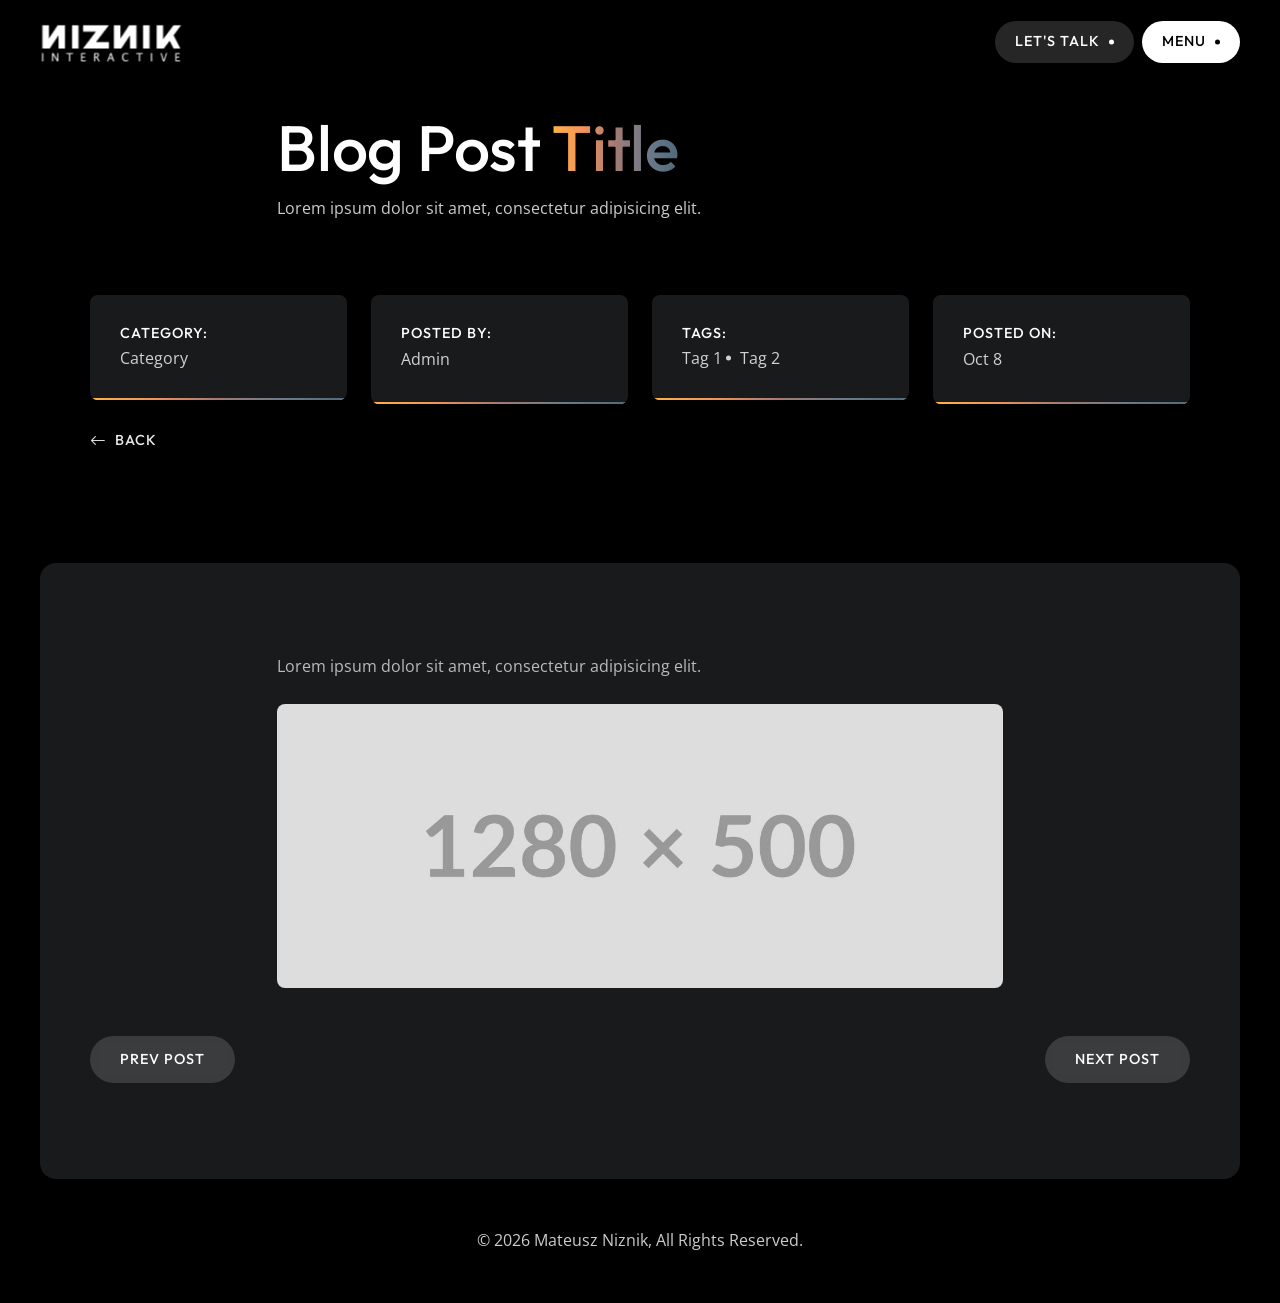
<file: blog/blog-post-title-1.html>
<!DOCTYPE html>
<html lang="en">
<head>
    <meta charset="UTF-8">
    <meta name="viewport" content="width=device-width, initial-scale=1.0">
    <title>Blog Post Title</title>
    <link href="https://fonts.googleapis.com/css2?family=Open+Sans:wght@300;400;500;600;700&family=Outfit:wght@200;300;400;500;600;700;800&display=swap" rel="stylesheet">
    <link href="https://cdn.jsdelivr.net/npm/bootstrap@5.3.2/dist/css/bootstrap.min.css" rel="stylesheet">
    <link href="https://cdn.jsdelivr.net/npm/bootstrap-icons@1.11.1/font/bootstrap-icons.css" rel="stylesheet">
    <link href="../css/styles.css" rel="stylesheet">
</head>
<body>
    <div class="header">
        <div class="container-fluid">
            <div class="header-wrapper">
                <div class="header-logo"><h2><a href="../index.html"><img src="../images/niznik.png" alt="logo"></a></h2></div>
                <div class="header-nav">
                    <a class="button button-sm button-dot me-2" href="../index.html#contact"><span data-text="Let's Talk">Let's Talk</span></a>
                    <button type="button" class="button button-sm button-dot button-white" id="menuToggle"><span data-text="Menu">Menu</span></button>
                    <div class="nav-box" id="navBox">
                        <ul class="nav">
                            <li class="nav-item"><a class="nav-link" href="../index.html#blog">Blog</a></li>
                            <li class="nav-item"><a class="nav-link" href="../index.html#contact">Contact</a></li>
                        </ul>
                    </div>
                </div>
            </div>
        </div>
    </div>

    <main>
        <div class="section">
            <div class="container">
                <div class="row">
                    <div class="col-12 col-md-10 offset-md-1 col-lg-8 offset-lg-2">
                        <h1 class="display-3 fw-medium">Blog Post <span class="text-gradient">Title</span></h1>
                        <p>Lorem ipsum dolor sit amet, consectetur adipisicing elit.</p>
                    </div>
                </div>
                <div class="row g-4 mt-5">
                    <div class="col-12 col-md-6 col-lg-3">
                        <div class="fancy-box"><h6 class="sm-heading mb-1">Category:</h6><ul class="list-inline-dot"><li>Category</li></ul></div>
                    </div>
                    <div class="col-12 col-md-6 col-lg-3">
                        <div class="fancy-box"><h6 class="sm-heading mb-1">Posted by:</h6><p>Admin</p></div>
                    </div>
                    <div class="col-12 col-md-6 col-lg-3">
                        <div class="fancy-box"><h6 class="sm-heading mb-1">Tags:</h6><ul class="list-inline-dot"><li>Tag 1</li><li>Tag 2</li></ul></div>
                    </div>
                    <div class="col-12 col-md-6 col-lg-3">
                        <div class="fancy-box"><h6 class="sm-heading mb-1">Posted on:</h6><p>Oct 8</p></div>
                    </div>
                </div>
                <div class="row mt-4">
                    <div class="col-12">
                        <a href="../index.html" class="back-link-inline" aria-label="Back to home"><i class="bi bi-arrow-left"></i> Back</a>
                    </div>
                </div>
            </div>
        </div>

        <div class="section-box">
            <div class="section-sm bg-dark border-radius-1">
                <div class="container">
                    <div class="row">
                        <div class="col-12 col-md-10 offset-md-1 col-lg-8 offset-lg-2">
                            <p>Lorem ipsum dolor sit amet, consectetur adipisicing elit.</p>
                            <img class="border-radius mt-4" src="../images/blog-img-wide.jpg" alt="Blog Post" style="width:100%">
                        </div>
                    </div>
                    <div class="row mt-5">
                        <div class="col-6"><a href="blog-post-title.html" class="button"><span data-text="Prev Post">Prev Post</span></a></div>
                        <div class="col-6 text-end"><a href="blog-post-title-2.html" class="button"><span data-text="Next Post">Next Post</span></a></div>
                    </div>
                </div>
            </div>
        </div>
    </main>

    <div class="py-4 py-lg-5 text-center"><p>&copy; <span id="year"></span> Mateusz Niznik, All Rights Reserved.</p></div>
    <div class="scrolltotop" id="scrollToTop"><a class="button-circle" href="#" onclick="window.scrollTo({top:0,behavior:'smooth'});return false;"><i class="bi bi-arrow-up"></i><i class="bi bi-arrow-up"></i></a></div>

    <script src="https://cdn.jsdelivr.net/npm/bootstrap@5.3.2/dist/js/bootstrap.bundle.min.js"></script>
    <script>
        document.getElementById('year').textContent = new Date().getFullYear();
        document.getElementById('menuToggle')?.addEventListener('click', () => document.getElementById('navBox').classList.toggle('show'));
        window.addEventListener('scroll', () => document.getElementById('scrollToTop').classList.toggle('show', window.scrollY > 700));
    </script>
</body>
</html>
</file>
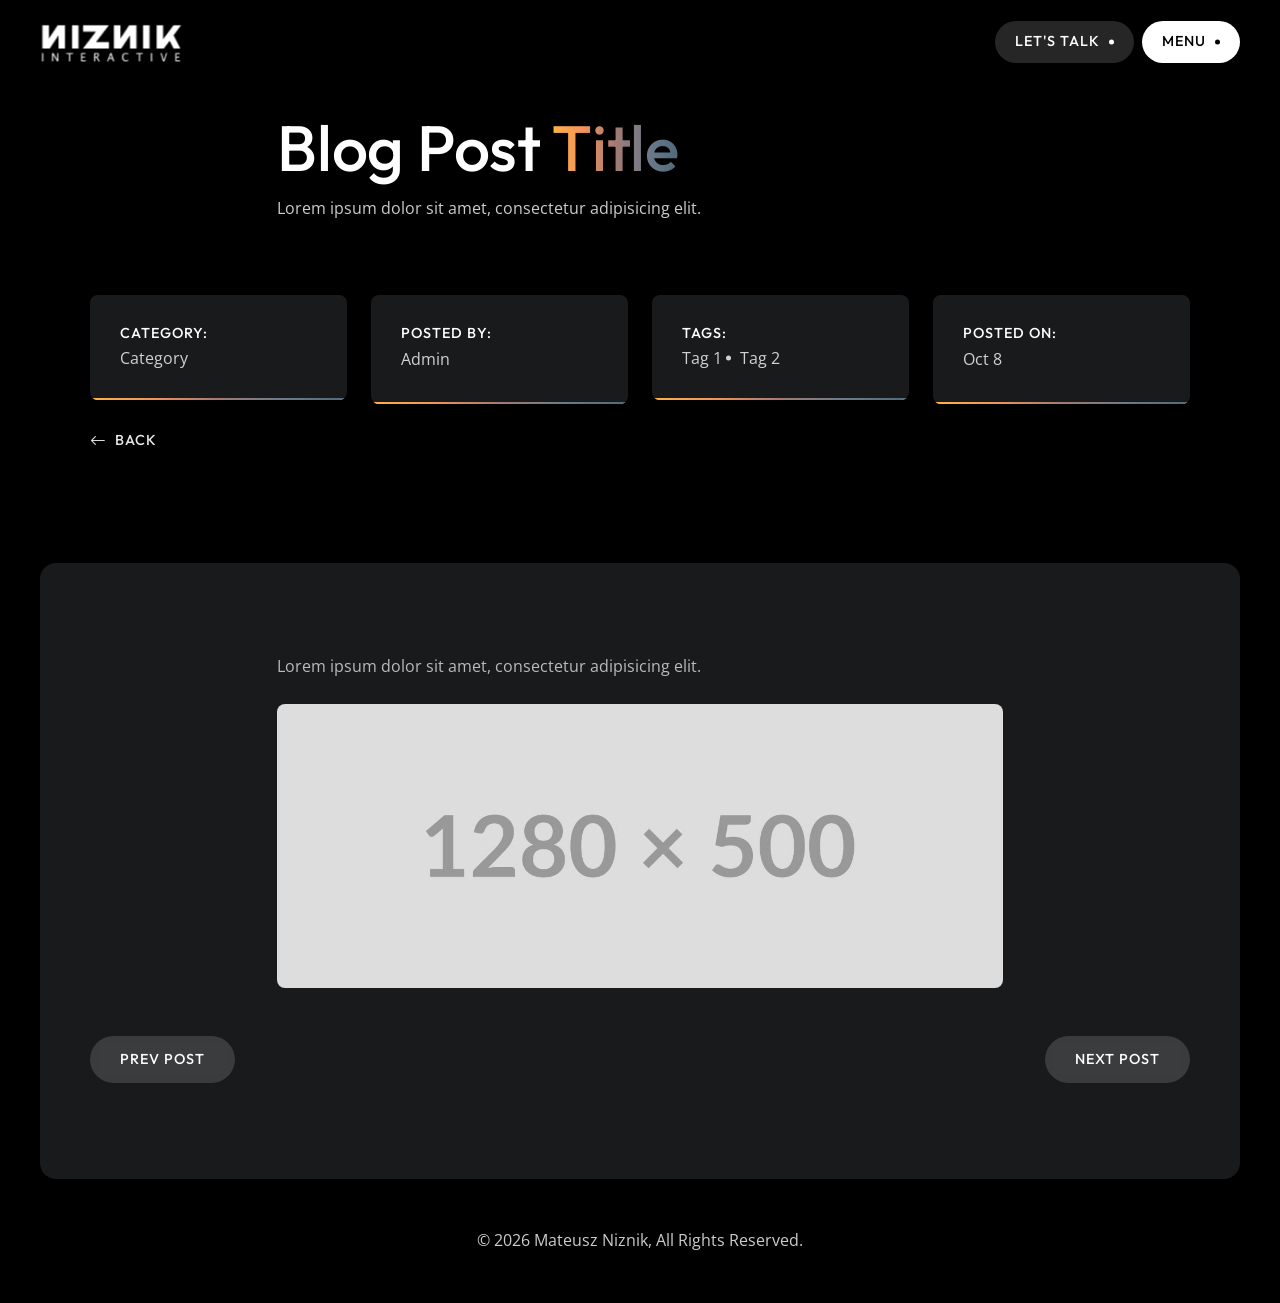
<file: blog/blog-post-title-2.html>
<!DOCTYPE html>
<html lang="en">
<head>
    <meta charset="UTF-8">
    <meta name="viewport" content="width=device-width, initial-scale=1.0">
    <title>Blog Post Title</title>
    <link href="https://fonts.googleapis.com/css2?family=Open+Sans:wght@300;400;500;600;700&family=Outfit:wght@200;300;400;500;600;700;800&display=swap" rel="stylesheet">
    <link href="https://cdn.jsdelivr.net/npm/bootstrap@5.3.2/dist/css/bootstrap.min.css" rel="stylesheet">
    <link href="https://cdn.jsdelivr.net/npm/bootstrap-icons@1.11.1/font/bootstrap-icons.css" rel="stylesheet">
    <link href="../css/styles.css" rel="stylesheet">
</head>
<body>
    <div class="header">
        <div class="container-fluid">
            <div class="header-wrapper">
                <div class="header-logo"><h2><a href="../index.html"><img src="../images/niznik.png" alt="logo"></a></h2></div>
                <div class="header-nav">
                    <a class="button button-sm button-dot me-2" href="../index.html#contact"><span data-text="Let's Talk">Let's Talk</span></a>
                    <button type="button" class="button button-sm button-dot button-white" id="menuToggle"><span data-text="Menu">Menu</span></button>
                    <div class="nav-box" id="navBox">
                        <ul class="nav">
                            <li class="nav-item"><a class="nav-link" href="../index.html#blog">Blog</a></li>
                            <li class="nav-item"><a class="nav-link" href="../index.html#contact">Contact</a></li>
                        </ul>
                    </div>
                </div>
            </div>
        </div>
    </div>

    <main>
        <div class="section">
            <div class="container">
                <div class="row">
                    <div class="col-12 col-md-10 offset-md-1 col-lg-8 offset-lg-2">
                        <h1 class="display-3 fw-medium">Blog Post <span class="text-gradient">Title</span></h1>
                        <p>Lorem ipsum dolor sit amet, consectetur adipisicing elit.</p>
                    </div>
                </div>
                <div class="row g-4 mt-5">
                    <div class="col-12 col-md-6 col-lg-3">
                        <div class="fancy-box"><h6 class="sm-heading mb-1">Category:</h6><ul class="list-inline-dot"><li>Category</li></ul></div>
                    </div>
                    <div class="col-12 col-md-6 col-lg-3">
                        <div class="fancy-box"><h6 class="sm-heading mb-1">Posted by:</h6><p>Admin</p></div>
                    </div>
                    <div class="col-12 col-md-6 col-lg-3">
                        <div class="fancy-box"><h6 class="sm-heading mb-1">Tags:</h6><ul class="list-inline-dot"><li>Tag 1</li><li>Tag 2</li></ul></div>
                    </div>
                    <div class="col-12 col-md-6 col-lg-3">
                        <div class="fancy-box"><h6 class="sm-heading mb-1">Posted on:</h6><p>Oct 8</p></div>
                    </div>
                </div>
                <div class="row mt-4">
                    <div class="col-12">
                        <a href="../index.html" class="back-link-inline" aria-label="Back to home"><i class="bi bi-arrow-left"></i> Back</a>
                    </div>
                </div>
            </div>
        </div>

        <div class="section-box">
            <div class="section-sm bg-dark border-radius-1">
                <div class="container">
                    <div class="row">
                        <div class="col-12 col-md-10 offset-md-1 col-lg-8 offset-lg-2">
                            <p>Lorem ipsum dolor sit amet, consectetur adipisicing elit.</p>
                            <img class="border-radius mt-4" src="../images/blog-img-wide.jpg" alt="Blog Post" style="width:100%">
                        </div>
                    </div>
                    <div class="row mt-5">
                        <div class="col-6"><a href="blog-post-title-1.html" class="button"><span data-text="Prev Post">Prev Post</span></a></div>
                        <div class="col-6 text-end"><button class="button btn-disabled" disabled><span data-text="Next Post">Next Post</span></button></div>
                    </div>
                </div>
            </div>
        </div>
    </main>

    <div class="py-4 py-lg-5 text-center"><p>&copy; <span id="year"></span> Mateusz Niznik, All Rights Reserved.</p></div>
    <div class="scrolltotop" id="scrollToTop"><a class="button-circle" href="#" onclick="window.scrollTo({top:0,behavior:'smooth'});return false;"><i class="bi bi-arrow-up"></i><i class="bi bi-arrow-up"></i></a></div>

    <script src="https://cdn.jsdelivr.net/npm/bootstrap@5.3.2/dist/js/bootstrap.bundle.min.js"></script>
    <script>
        document.getElementById('year').textContent = new Date().getFullYear();
        document.getElementById('menuToggle')?.addEventListener('click', () => document.getElementById('navBox').classList.toggle('show'));
        window.addEventListener('scroll', () => document.getElementById('scrollToTop').classList.toggle('show', window.scrollY > 700));
    </script>
</body>
</html>
</file>
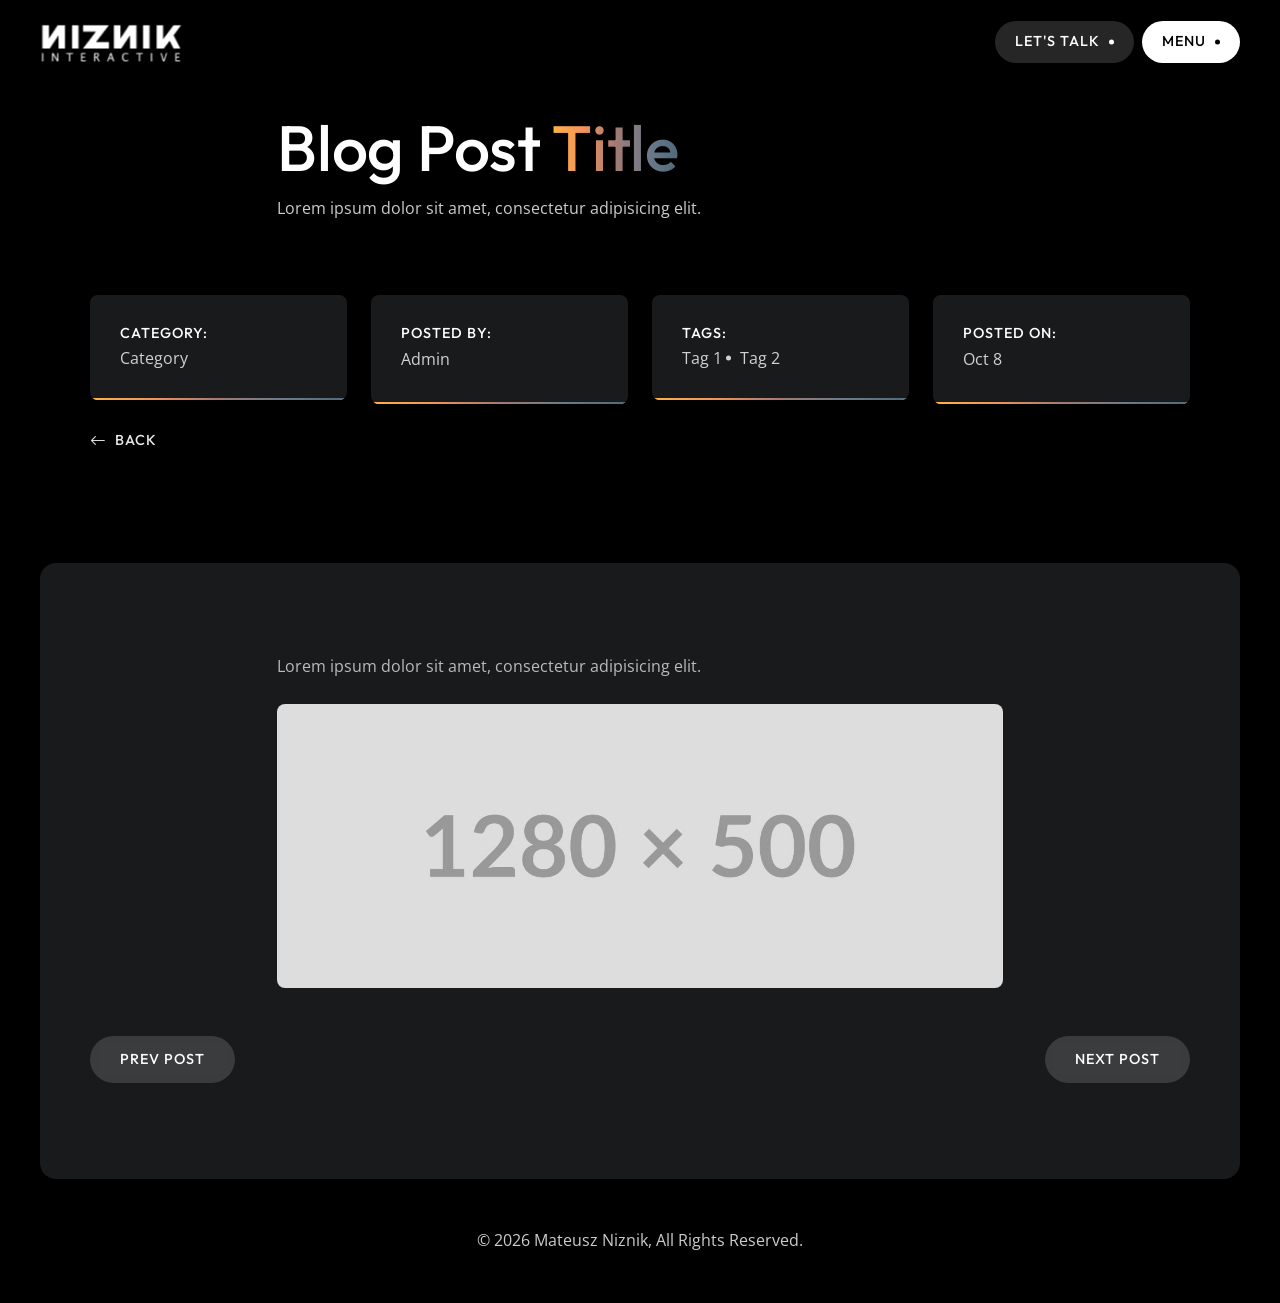
<file: blog/blog-post-title.html>
<!DOCTYPE html>
<html lang="en">
<head>
    <meta charset="UTF-8">
    <meta name="viewport" content="width=device-width, initial-scale=1.0">
    <title>Blog Post Title</title>
    <link href="https://fonts.googleapis.com/css2?family=Open+Sans:wght@300;400;500;600;700&family=Outfit:wght@200;300;400;500;600;700;800&display=swap" rel="stylesheet">
    <link href="https://cdn.jsdelivr.net/npm/bootstrap@5.3.2/dist/css/bootstrap.min.css" rel="stylesheet">
    <link href="https://cdn.jsdelivr.net/npm/bootstrap-icons@1.11.1/font/bootstrap-icons.css" rel="stylesheet">
    <link href="../css/styles.css" rel="stylesheet">
</head>
<body>
    <div class="header">
        <div class="container-fluid">
            <div class="header-wrapper">
                <div class="header-logo"><h2><a href="../index.html"><img src="../images/niznik.png" alt="logo"></a></h2></div>
                <div class="header-nav">
                    <a class="button button-sm button-dot me-2" href="../index.html#contact"><span data-text="Let's Talk">Let's Talk</span></a>
                    <button type="button" class="button button-sm button-dot button-white" id="menuToggle"><span data-text="Menu">Menu</span></button>
                    <div class="nav-box" id="navBox">
                        <ul class="nav">
                            <li class="nav-item"><a class="nav-link" href="../index.html#blog">Blog</a></li>
                            <li class="nav-item"><a class="nav-link" href="../index.html#contact">Contact</a></li>
                        </ul>
                    </div>
                </div>
            </div>
        </div>
    </div>

    <main>
        <div class="section">
            <div class="container">
                <div class="row">
                    <div class="col-12 col-md-10 offset-md-1 col-lg-8 offset-lg-2">
                        <h1 class="display-3 fw-medium">Blog Post <span class="text-gradient">Title</span></h1>
                        <p>Lorem ipsum dolor sit amet, consectetur adipisicing elit.</p>
                    </div>
                </div>
                <div class="row g-4 mt-5">
                    <div class="col-12 col-md-6 col-lg-3">
                        <div class="fancy-box"><h6 class="sm-heading mb-1">Category:</h6><ul class="list-inline-dot"><li>Category</li></ul></div>
                    </div>
                    <div class="col-12 col-md-6 col-lg-3">
                        <div class="fancy-box"><h6 class="sm-heading mb-1">Posted by:</h6><p>Admin</p></div>
                    </div>
                    <div class="col-12 col-md-6 col-lg-3">
                        <div class="fancy-box"><h6 class="sm-heading mb-1">Tags:</h6><ul class="list-inline-dot"><li>Tag 1</li><li>Tag 2</li></ul></div>
                    </div>
                    <div class="col-12 col-md-6 col-lg-3">
                        <div class="fancy-box"><h6 class="sm-heading mb-1">Posted on:</h6><p>Oct 8</p></div>
                    </div>
                </div>
                <div class="row mt-4">
                    <div class="col-12">
                        <a href="../index.html" class="back-link-inline" aria-label="Back to home"><i class="bi bi-arrow-left"></i> Back</a>
                    </div>
                </div>
            </div>
        </div>

        <div class="section-box">
            <div class="section-sm bg-dark border-radius-1">
                <div class="container">
                    <div class="row">
                        <div class="col-12 col-md-10 offset-md-1 col-lg-8 offset-lg-2">
                            <p>Lorem ipsum dolor sit amet, consectetur adipisicing elit.</p>
                            <img class="border-radius mt-4" src="../images/blog-img-wide.jpg" alt="Blog Post" style="width:100%">
                        </div>
                    </div>
                    <div class="row mt-5">
                        <div class="col-6"><button class="button btn-disabled" disabled><span data-text="Prev Post">Prev Post</span></button></div>
                        <div class="col-6 text-end"><a href="blog-post-title-1.html" class="button"><span data-text="Next Post">Next Post</span></a></div>
                    </div>
                </div>
            </div>
        </div>
    </main>

    <div class="py-4 py-lg-5 text-center"><p>&copy; <span id="year"></span> Mateusz Niznik, All Rights Reserved.</p></div>
    <div class="scrolltotop" id="scrollToTop"><a class="button-circle" href="#" onclick="window.scrollTo({top:0,behavior:'smooth'});return false;"><i class="bi bi-arrow-up"></i><i class="bi bi-arrow-up"></i></a></div>

    <script src="https://cdn.jsdelivr.net/npm/bootstrap@5.3.2/dist/js/bootstrap.bundle.min.js"></script>
    <script>
        document.getElementById('year').textContent = new Date().getFullYear();
        document.getElementById('menuToggle')?.addEventListener('click', () => document.getElementById('navBox').classList.toggle('show'));
        window.addEventListener('scroll', () => document.getElementById('scrollToTop').classList.toggle('show', window.scrollY > 700));
    </script>
</body>
</html>
</file>
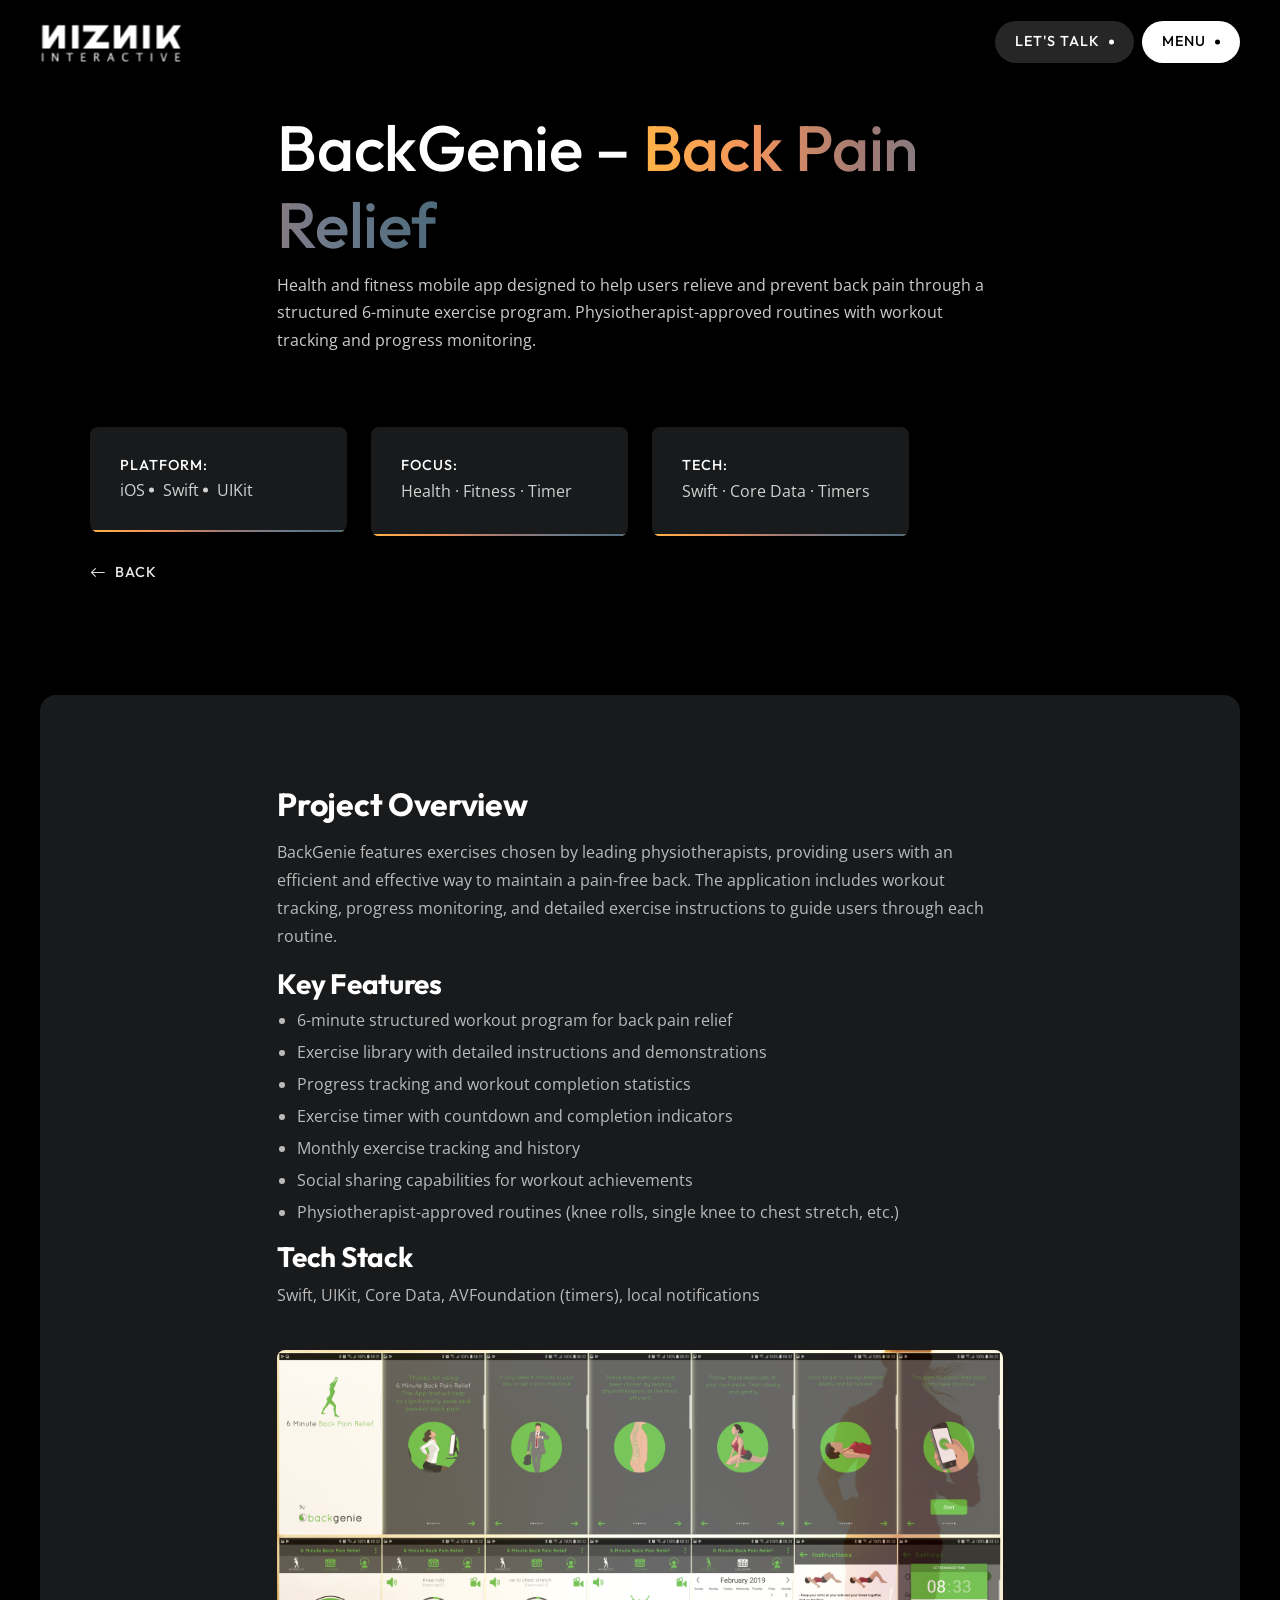
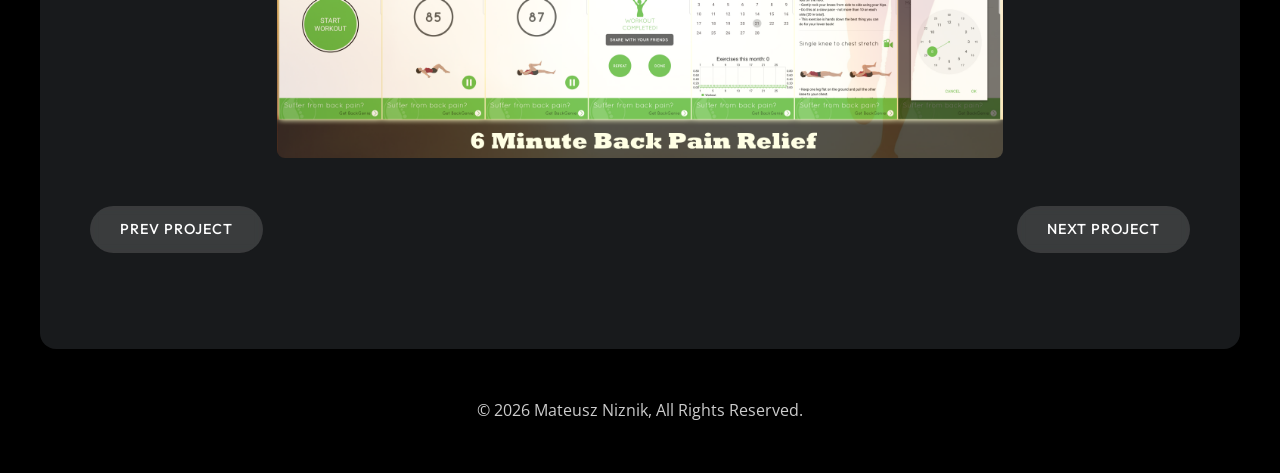
<file: portfolio/backgenie.html>
<!DOCTYPE html>
<html lang="en">
<head>
    <meta charset="UTF-8">
    <meta name="viewport" content="width=device-width, initial-scale=1.0">
    <title>BackGenie - 6 Minute Back Pain Relief | Mateusz Niznik</title>
    <meta name="description" content="Health and fitness mobile app for back pain relief through a 6-minute exercise program. Physiotherapist-approved routines with progress tracking.">
    <link href="https://fonts.googleapis.com/css2?family=Open+Sans:wght@300;400;500;600;700&family=Outfit:wght@200;300;400;500;600;700;800&display=swap" rel="stylesheet">
    <link href="https://cdn.jsdelivr.net/npm/bootstrap@5.3.2/dist/css/bootstrap.min.css" rel="stylesheet">
    <link href="https://cdn.jsdelivr.net/npm/bootstrap-icons@1.11.1/font/bootstrap-icons.css" rel="stylesheet">
    <link href="../css/styles.css" rel="stylesheet">
</head>
<body>
    <div class="header">
        <div class="container-fluid">
            <div class="header-wrapper">
                <div class="header-logo"><h2><a href="../index.html"><img src="../images/niznik.png" alt="logo"></a></h2></div>
                <div class="header-nav">
                    <a class="button button-sm button-dot me-2" href="../index.html#contact"><span data-text="Let's Talk">Let's Talk</span></a>
                    <button type="button" class="button button-sm button-dot button-white" id="menuToggle"><span data-text="Menu">Menu</span></button>
                    <div class="nav-box" id="navBox">
                        <ul class="nav">
                            <li class="nav-item"><a class="nav-link" href="../index.html#about">About</a></li>
                            <li class="nav-item"><a class="nav-link" href="../index.html#portfolio">Portfolio</a></li>
                            <li class="nav-item"><a class="nav-link" href="../index.html#contact">Contact</a></li>
                        </ul>
                    </div>
                </div>
            </div>
        </div>
    </div>

    <main>
        <div class="section">
            <div class="container">
                <div class="row">
                    <div class="col-12 col-md-10 offset-md-1 col-lg-8 offset-lg-2">
                        <h1 class="display-3 fw-medium">BackGenie – <span class="text-gradient">Back Pain Relief</span></h1>
                        <p>Health and fitness mobile app designed to help users relieve and prevent back pain through a structured 6-minute exercise program. Physiotherapist-approved routines with workout tracking and progress monitoring.</p>
                    </div>
                </div>
                <div class="row g-4 mt-5">
                    <div class="col-12 col-md-6 col-lg-3">
                        <div class="fancy-box"><h6 class="sm-heading mb-1">Platform:</h6><ul class="list-inline-dot"><li>iOS</li><li>Swift</li><li>UIKit</li></ul></div>
                    </div>
                    <div class="col-12 col-md-6 col-lg-3">
                        <div class="fancy-box"><h6 class="sm-heading mb-1">Focus:</h6><p>Health · Fitness · Timer</p></div>
                    </div>
                    <div class="col-12 col-md-6 col-lg-3">
                        <div class="fancy-box"><h6 class="sm-heading mb-1">Tech:</h6><p>Swift · Core Data · Timers</p></div>
                    </div>
                </div>
                <div class="row mt-4">
                    <div class="col-12">
                        <a href="../index.html" class="back-link-inline" aria-label="Back to home"><i class="bi bi-arrow-left"></i> Back</a>
                    </div>
                </div>
            </div>
        </div>

        <div class="section-box">
            <div class="section-sm bg-dark border-radius-1">
                <div class="container">
                    <div class="row">
                        <div class="col-12 col-md-10 offset-md-1 col-lg-8 offset-lg-2">
                            <div class="formatted-project-content">
                                <h2><strong>Project Overview</strong></h2>
                                <p>BackGenie features exercises chosen by leading physiotherapists, providing users with an efficient and effective way to maintain a pain-free back. The application includes workout tracking, progress monitoring, and detailed exercise instructions to guide users through each routine.</p>
                                <h3><strong>Key Features</strong></h3>
                                <ul>
                                    <li>6-minute structured workout program for back pain relief</li>
                                    <li>Exercise library with detailed instructions and demonstrations</li>
                                    <li>Progress tracking and workout completion statistics</li>
                                    <li>Exercise timer with countdown and completion indicators</li>
                                    <li>Monthly exercise tracking and history</li>
                                    <li>Social sharing capabilities for workout achievements</li>
                                    <li>Physiotherapist-approved routines (knee rolls, single knee to chest stretch, etc.)</li>
                                </ul>
                                <h3><strong>Tech Stack</strong></h3>
                                <p>Swift, UIKit, Core Data, AVFoundation (timers), local notifications</p>
                            </div>
                        </div>
                    </div>
                    <div class="row mt-4">
                        <div class="col-12 col-md-10 offset-md-1 col-lg-8 offset-lg-2">
                            <img class="border-radius w-100" src="../images/0f6f9cc4688e98a66d16096b327a67ce.png" alt="BackGenie App" style="max-height: 500px; object-fit: contain;">
                        </div>
                    </div>
                    <div class="row mt-5">
                        <div class="col-6"><a href="mom-me-downs.html" class="button"><span data-text="Prev Project">Prev Project</span></a></div>
                        <div class="col-6 text-end"><a href="floating-sticky-notes.html" class="button"><span data-text="Next Project">Next Project</span></a></div>
                    </div>
                </div>
            </div>
        </div>
    </main>

    <div class="py-4 py-lg-5 text-center"><p>&copy; <span id="year"></span> Mateusz Niznik, All Rights Reserved.</p></div>
    <div class="scrolltotop" id="scrollToTop"><a class="button-circle" href="#" onclick="window.scrollTo({top:0,behavior:'smooth'});return false;"><i class="bi bi-arrow-up"></i><i class="bi bi-arrow-up"></i></a></div>

    <script src="https://cdn.jsdelivr.net/npm/bootstrap@5.3.2/dist/js/bootstrap.bundle.min.js"></script>
    <script>
        document.getElementById('year').textContent = new Date().getFullYear();
        document.getElementById('menuToggle')?.addEventListener('click', () => document.getElementById('navBox').classList.toggle('show'));
        document.getElementById('scrollToTop').classList.toggle('show', window.scrollY > 700);
        window.addEventListener('scroll', () => document.getElementById('scrollToTop').classList.toggle('show', window.scrollY > 700));
    </script>
</body>
</html>
</file>
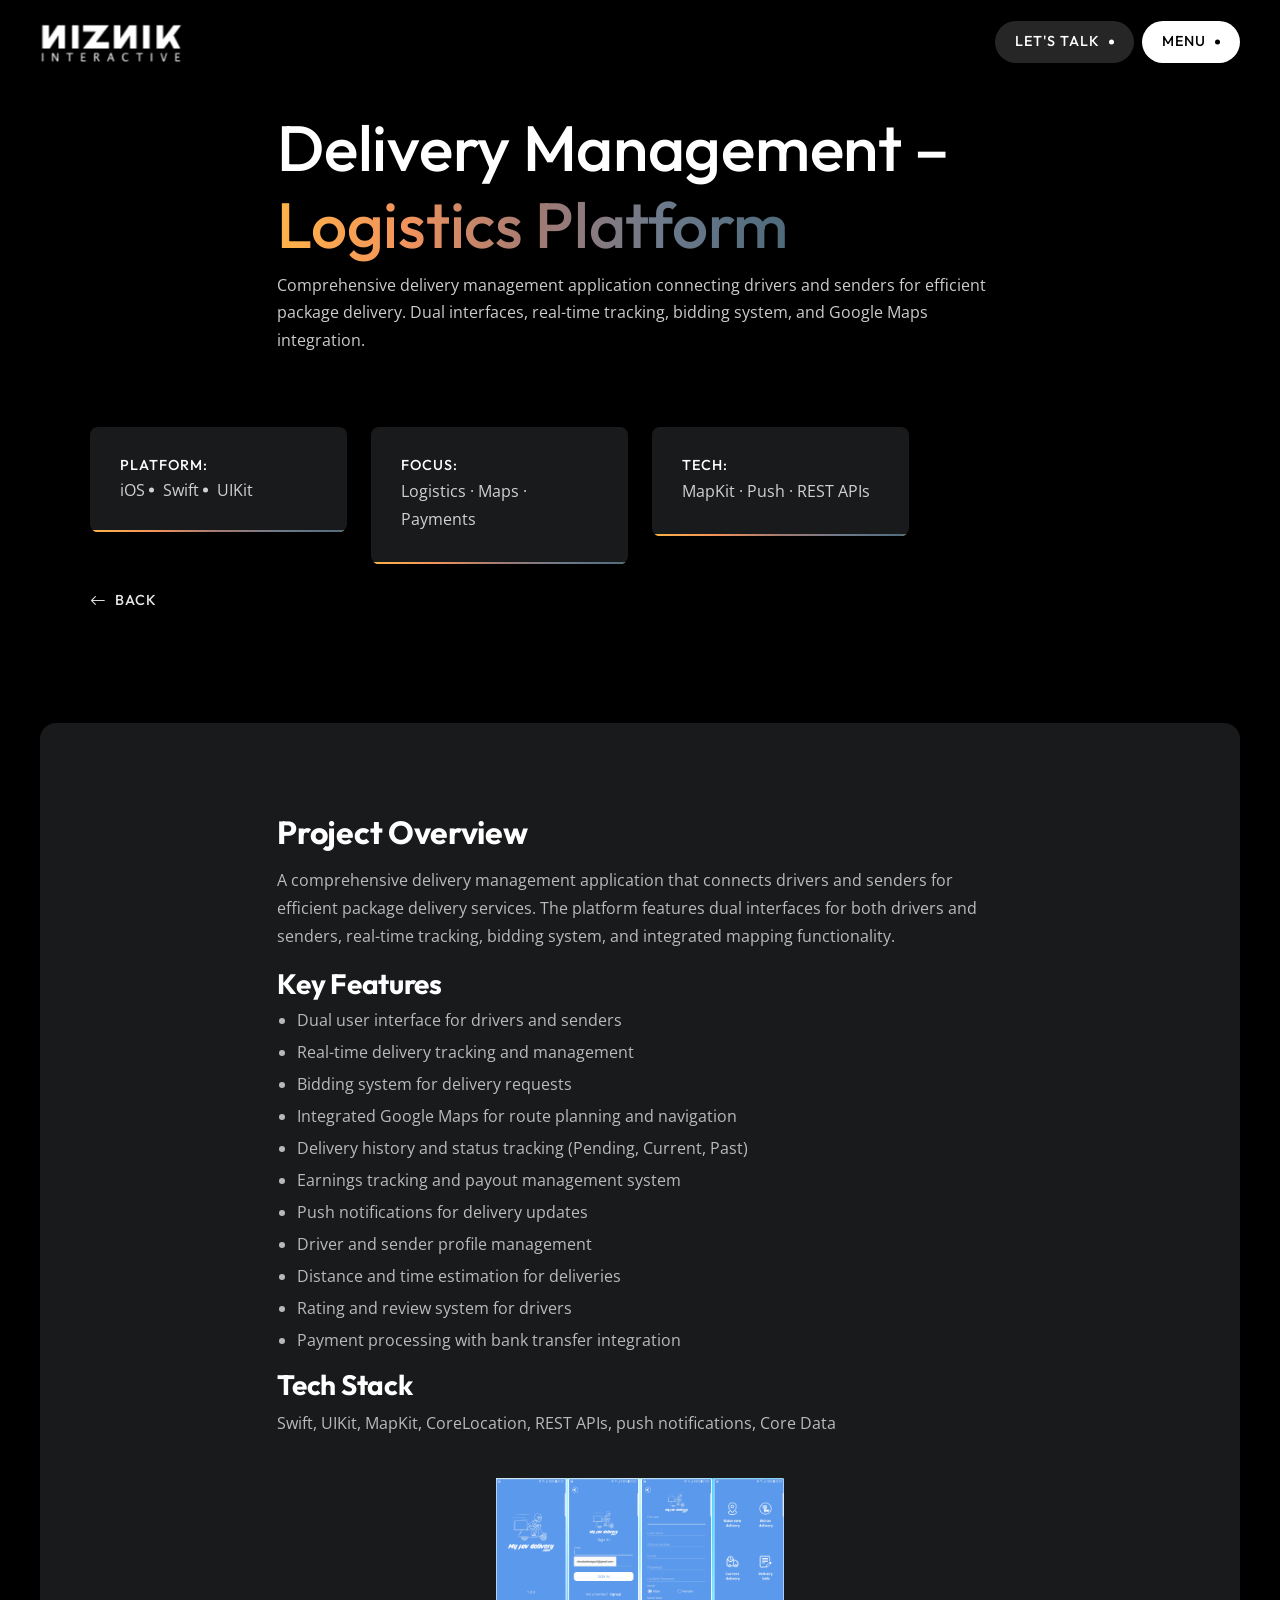
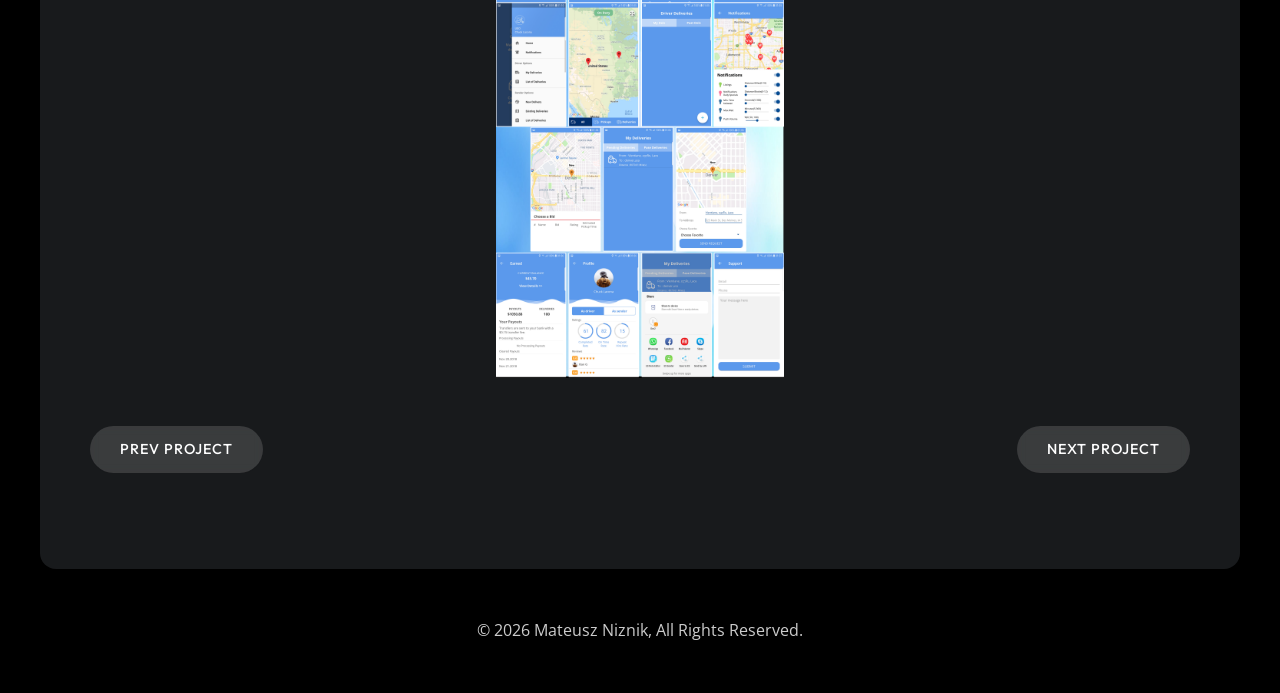
<file: portfolio/delivery-management.html>
<!DOCTYPE html>
<html lang="en">
<head>
    <meta charset="UTF-8">
    <meta name="viewport" content="width=device-width, initial-scale=1.0">
    <title>Delivery Management System | Mateusz Niznik</title>
    <meta name="description" content="Comprehensive delivery management app connecting drivers and senders. Real-time tracking, bidding system, Google Maps integration, and payment processing.">
    <link href="https://fonts.googleapis.com/css2?family=Open+Sans:wght@300;400;500;600;700&family=Outfit:wght@200;300;400;500;600;700;800&display=swap" rel="stylesheet">
    <link href="https://cdn.jsdelivr.net/npm/bootstrap@5.3.2/dist/css/bootstrap.min.css" rel="stylesheet">
    <link href="https://cdn.jsdelivr.net/npm/bootstrap-icons@1.11.1/font/bootstrap-icons.css" rel="stylesheet">
    <link href="../css/styles.css" rel="stylesheet">
</head>
<body>
    <div class="header">
        <div class="container-fluid">
            <div class="header-wrapper">
                <div class="header-logo"><h2><a href="../index.html"><img src="../images/niznik.png" alt="logo"></a></h2></div>
                <div class="header-nav">
                    <a class="button button-sm button-dot me-2" href="../index.html#contact"><span data-text="Let's Talk">Let's Talk</span></a>
                    <button type="button" class="button button-sm button-dot button-white" id="menuToggle"><span data-text="Menu">Menu</span></button>
                    <div class="nav-box" id="navBox">
                        <ul class="nav">
                            <li class="nav-item"><a class="nav-link" href="../index.html#about">About</a></li>
                            <li class="nav-item"><a class="nav-link" href="../index.html#portfolio">Portfolio</a></li>
                            <li class="nav-item"><a class="nav-link" href="../index.html#contact">Contact</a></li>
                        </ul>
                    </div>
                </div>
            </div>
        </div>
    </div>

    <main>
        <div class="section">
            <div class="container">
                <div class="row">
                    <div class="col-12 col-md-10 offset-md-1 col-lg-8 offset-lg-2">
                        <h1 class="display-3 fw-medium">Delivery Management – <span class="text-gradient">Logistics Platform</span></h1>
                        <p>Comprehensive delivery management application connecting drivers and senders for efficient package delivery. Dual interfaces, real-time tracking, bidding system, and Google Maps integration.</p>
                    </div>
                </div>
                <div class="row g-4 mt-5">
                    <div class="col-12 col-md-6 col-lg-3">
                        <div class="fancy-box"><h6 class="sm-heading mb-1">Platform:</h6><ul class="list-inline-dot"><li>iOS</li><li>Swift</li><li>UIKit</li></ul></div>
                    </div>
                    <div class="col-12 col-md-6 col-lg-3">
                        <div class="fancy-box"><h6 class="sm-heading mb-1">Focus:</h6><p>Logistics · Maps · Payments</p></div>
                    </div>
                    <div class="col-12 col-md-6 col-lg-3">
                        <div class="fancy-box"><h6 class="sm-heading mb-1">Tech:</h6><p>MapKit · Push · REST APIs</p></div>
                    </div>
                </div>
                <div class="row mt-4">
                    <div class="col-12">
                        <a href="../index.html" class="back-link-inline" aria-label="Back to home"><i class="bi bi-arrow-left"></i> Back</a>
                    </div>
                </div>
            </div>
        </div>

        <div class="section-box">
            <div class="section-sm bg-dark border-radius-1">
                <div class="container">
                    <div class="row">
                        <div class="col-12 col-md-10 offset-md-1 col-lg-8 offset-lg-2">
                            <div class="formatted-project-content">
                                <h2><strong>Project Overview</strong></h2>
                                <p>A comprehensive delivery management application that connects drivers and senders for efficient package delivery services. The platform features dual interfaces for both drivers and senders, real-time tracking, bidding system, and integrated mapping functionality.</p>
                                <h3><strong>Key Features</strong></h3>
                                <ul>
                                    <li>Dual user interface for drivers and senders</li>
                                    <li>Real-time delivery tracking and management</li>
                                    <li>Bidding system for delivery requests</li>
                                    <li>Integrated Google Maps for route planning and navigation</li>
                                    <li>Delivery history and status tracking (Pending, Current, Past)</li>
                                    <li>Earnings tracking and payout management system</li>
                                    <li>Push notifications for delivery updates</li>
                                    <li>Driver and sender profile management</li>
                                    <li>Distance and time estimation for deliveries</li>
                                    <li>Rating and review system for drivers</li>
                                    <li>Payment processing with bank transfer integration</li>
                                </ul>
                                <h3><strong>Tech Stack</strong></h3>
                                <p>Swift, UIKit, MapKit, CoreLocation, REST APIs, push notifications, Core Data</p>
                            </div>
                        </div>
                    </div>
                    <div class="row mt-4">
                        <div class="col-12 col-md-10 offset-md-1 col-lg-8 offset-lg-2">
                            <img class="border-radius w-100" src="../images/fd2e62af130a4190d6e4ab4f6147bab0.png" alt="Delivery Management System" style="max-height: 500px; object-fit: contain;">
                        </div>
                    </div>
                    <div class="row mt-5">
                        <div class="col-6"><a href="cellulite-buster.html" class="button"><span data-text="Prev Project">Prev Project</span></a></div>
                        <div class="col-6 text-end"><a href="sentikits.html" class="button"><span data-text="Next Project">Next Project</span></a></div>
                    </div>
                </div>
            </div>
        </div>
    </main>

    <div class="py-4 py-lg-5 text-center"><p>&copy; <span id="year"></span> Mateusz Niznik, All Rights Reserved.</p></div>
    <div class="scrolltotop" id="scrollToTop"><a class="button-circle" href="#" onclick="window.scrollTo({top:0,behavior:'smooth'});return false;"><i class="bi bi-arrow-up"></i><i class="bi bi-arrow-up"></i></a></div>

    <script src="https://cdn.jsdelivr.net/npm/bootstrap@5.3.2/dist/js/bootstrap.bundle.min.js"></script>
    <script>
        document.getElementById('year').textContent = new Date().getFullYear();
        document.getElementById('menuToggle')?.addEventListener('click', () => document.getElementById('navBox').classList.toggle('show'));
        document.getElementById('scrollToTop').classList.toggle('show', window.scrollY > 700);
        window.addEventListener('scroll', () => document.getElementById('scrollToTop').classList.toggle('show', window.scrollY > 700));
    </script>
</body>
</html>
</file>
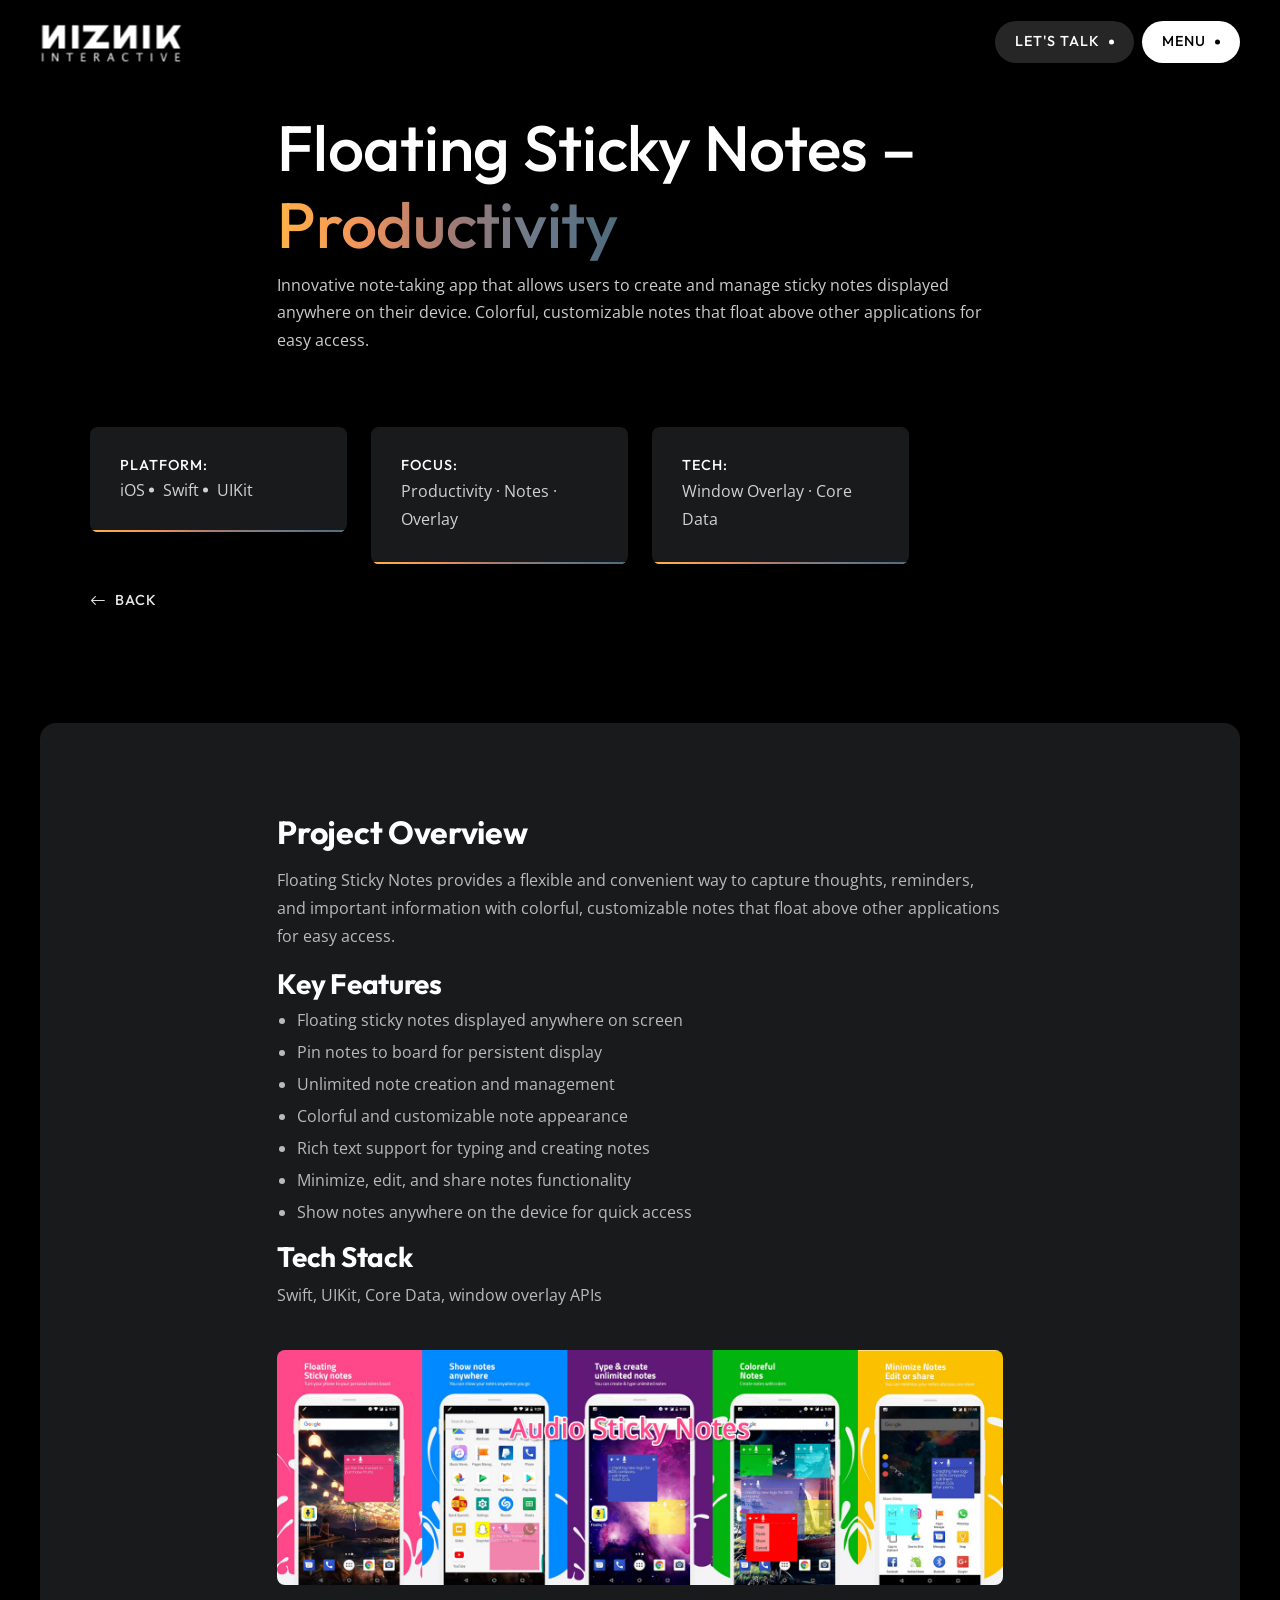
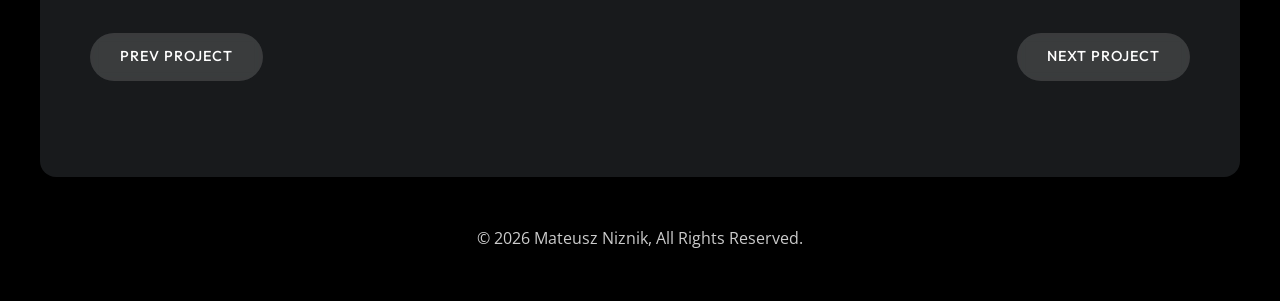
<file: portfolio/floating-sticky-notes.html>
<!DOCTYPE html>
<html lang="en">
<head>
    <meta charset="UTF-8">
    <meta name="viewport" content="width=device-width, initial-scale=1.0">
    <title>Floating Sticky Notes | Mateusz Niznik</title>
    <meta name="description" content="Note-taking app with floating sticky notes that can be displayed anywhere on the device. Customizable, colorful notes with rich text support.">
    <link href="https://fonts.googleapis.com/css2?family=Open+Sans:wght@300;400;500;600;700&family=Outfit:wght@200;300;400;500;600;700;800&display=swap" rel="stylesheet">
    <link href="https://cdn.jsdelivr.net/npm/bootstrap@5.3.2/dist/css/bootstrap.min.css" rel="stylesheet">
    <link href="https://cdn.jsdelivr.net/npm/bootstrap-icons@1.11.1/font/bootstrap-icons.css" rel="stylesheet">
    <link href="../css/styles.css" rel="stylesheet">
</head>
<body>
    <div class="header">
        <div class="container-fluid">
            <div class="header-wrapper">
                <div class="header-logo"><h2><a href="../index.html"><img src="../images/niznik.png" alt="logo"></a></h2></div>
                <div class="header-nav">
                    <a class="button button-sm button-dot me-2" href="../index.html#contact"><span data-text="Let's Talk">Let's Talk</span></a>
                    <button type="button" class="button button-sm button-dot button-white" id="menuToggle"><span data-text="Menu">Menu</span></button>
                    <div class="nav-box" id="navBox">
                        <ul class="nav">
                            <li class="nav-item"><a class="nav-link" href="../index.html#about">About</a></li>
                            <li class="nav-item"><a class="nav-link" href="../index.html#portfolio">Portfolio</a></li>
                            <li class="nav-item"><a class="nav-link" href="../index.html#contact">Contact</a></li>
                        </ul>
                    </div>
                </div>
            </div>
        </div>
    </div>

    <main>
        <div class="section">
            <div class="container">
                <div class="row">
                    <div class="col-12 col-md-10 offset-md-1 col-lg-8 offset-lg-2">
                        <h1 class="display-3 fw-medium">Floating Sticky Notes – <span class="text-gradient">Productivity</span></h1>
                        <p>Innovative note-taking app that allows users to create and manage sticky notes displayed anywhere on their device. Colorful, customizable notes that float above other applications for easy access.</p>
                    </div>
                </div>
                <div class="row g-4 mt-5">
                    <div class="col-12 col-md-6 col-lg-3">
                        <div class="fancy-box"><h6 class="sm-heading mb-1">Platform:</h6><ul class="list-inline-dot"><li>iOS</li><li>Swift</li><li>UIKit</li></ul></div>
                    </div>
                    <div class="col-12 col-md-6 col-lg-3">
                        <div class="fancy-box"><h6 class="sm-heading mb-1">Focus:</h6><p>Productivity · Notes · Overlay</p></div>
                    </div>
                    <div class="col-12 col-md-6 col-lg-3">
                        <div class="fancy-box"><h6 class="sm-heading mb-1">Tech:</h6><p>Window Overlay · Core Data</p></div>
                    </div>
                </div>
                <div class="row mt-4">
                    <div class="col-12">
                        <a href="../index.html" class="back-link-inline" aria-label="Back to home"><i class="bi bi-arrow-left"></i> Back</a>
                    </div>
                </div>
            </div>
        </div>

        <div class="section-box">
            <div class="section-sm bg-dark border-radius-1">
                <div class="container">
                    <div class="row">
                        <div class="col-12 col-md-10 offset-md-1 col-lg-8 offset-lg-2">
                            <div class="formatted-project-content">
                                <h2><strong>Project Overview</strong></h2>
                                <p>Floating Sticky Notes provides a flexible and convenient way to capture thoughts, reminders, and important information with colorful, customizable notes that float above other applications for easy access.</p>
                                <h3><strong>Key Features</strong></h3>
                                <ul>
                                    <li>Floating sticky notes displayed anywhere on screen</li>
                                    <li>Pin notes to board for persistent display</li>
                                    <li>Unlimited note creation and management</li>
                                    <li>Colorful and customizable note appearance</li>
                                    <li>Rich text support for typing and creating notes</li>
                                    <li>Minimize, edit, and share notes functionality</li>
                                    <li>Show notes anywhere on the device for quick access</li>
                                </ul>
                                <h3><strong>Tech Stack</strong></h3>
                                <p>Swift, UIKit, Core Data, window overlay APIs</p>
                            </div>
                        </div>
                    </div>
                    <div class="row mt-4">
                        <div class="col-12 col-md-10 offset-md-1 col-lg-8 offset-lg-2">
                            <img class="border-radius w-100" src="../images/15ac7824ea49287feadfa50a23db8b49.png" alt="Floating Sticky Notes" style="max-height: 500px; object-fit: contain;">
                        </div>
                    </div>
                    <div class="row mt-5">
                        <div class="col-6"><a href="backgenie.html" class="button"><span data-text="Prev Project">Prev Project</span></a></div>
                        <div class="col-6 text-end"><a href="cellulite-buster.html" class="button"><span data-text="Next Project">Next Project</span></a></div>
                    </div>
                </div>
            </div>
        </div>
    </main>

    <div class="py-4 py-lg-5 text-center"><p>&copy; <span id="year"></span> Mateusz Niznik, All Rights Reserved.</p></div>
    <div class="scrolltotop" id="scrollToTop"><a class="button-circle" href="#" onclick="window.scrollTo({top:0,behavior:'smooth'});return false;"><i class="bi bi-arrow-up"></i><i class="bi bi-arrow-up"></i></a></div>

    <script src="https://cdn.jsdelivr.net/npm/bootstrap@5.3.2/dist/js/bootstrap.bundle.min.js"></script>
    <script>
        document.getElementById('year').textContent = new Date().getFullYear();
        document.getElementById('menuToggle')?.addEventListener('click', () => document.getElementById('navBox').classList.toggle('show'));
        document.getElementById('scrollToTop').classList.toggle('show', window.scrollY > 700);
        window.addEventListener('scroll', () => document.getElementById('scrollToTop').classList.toggle('show', window.scrollY > 700));
    </script>
</body>
</html>
</file>
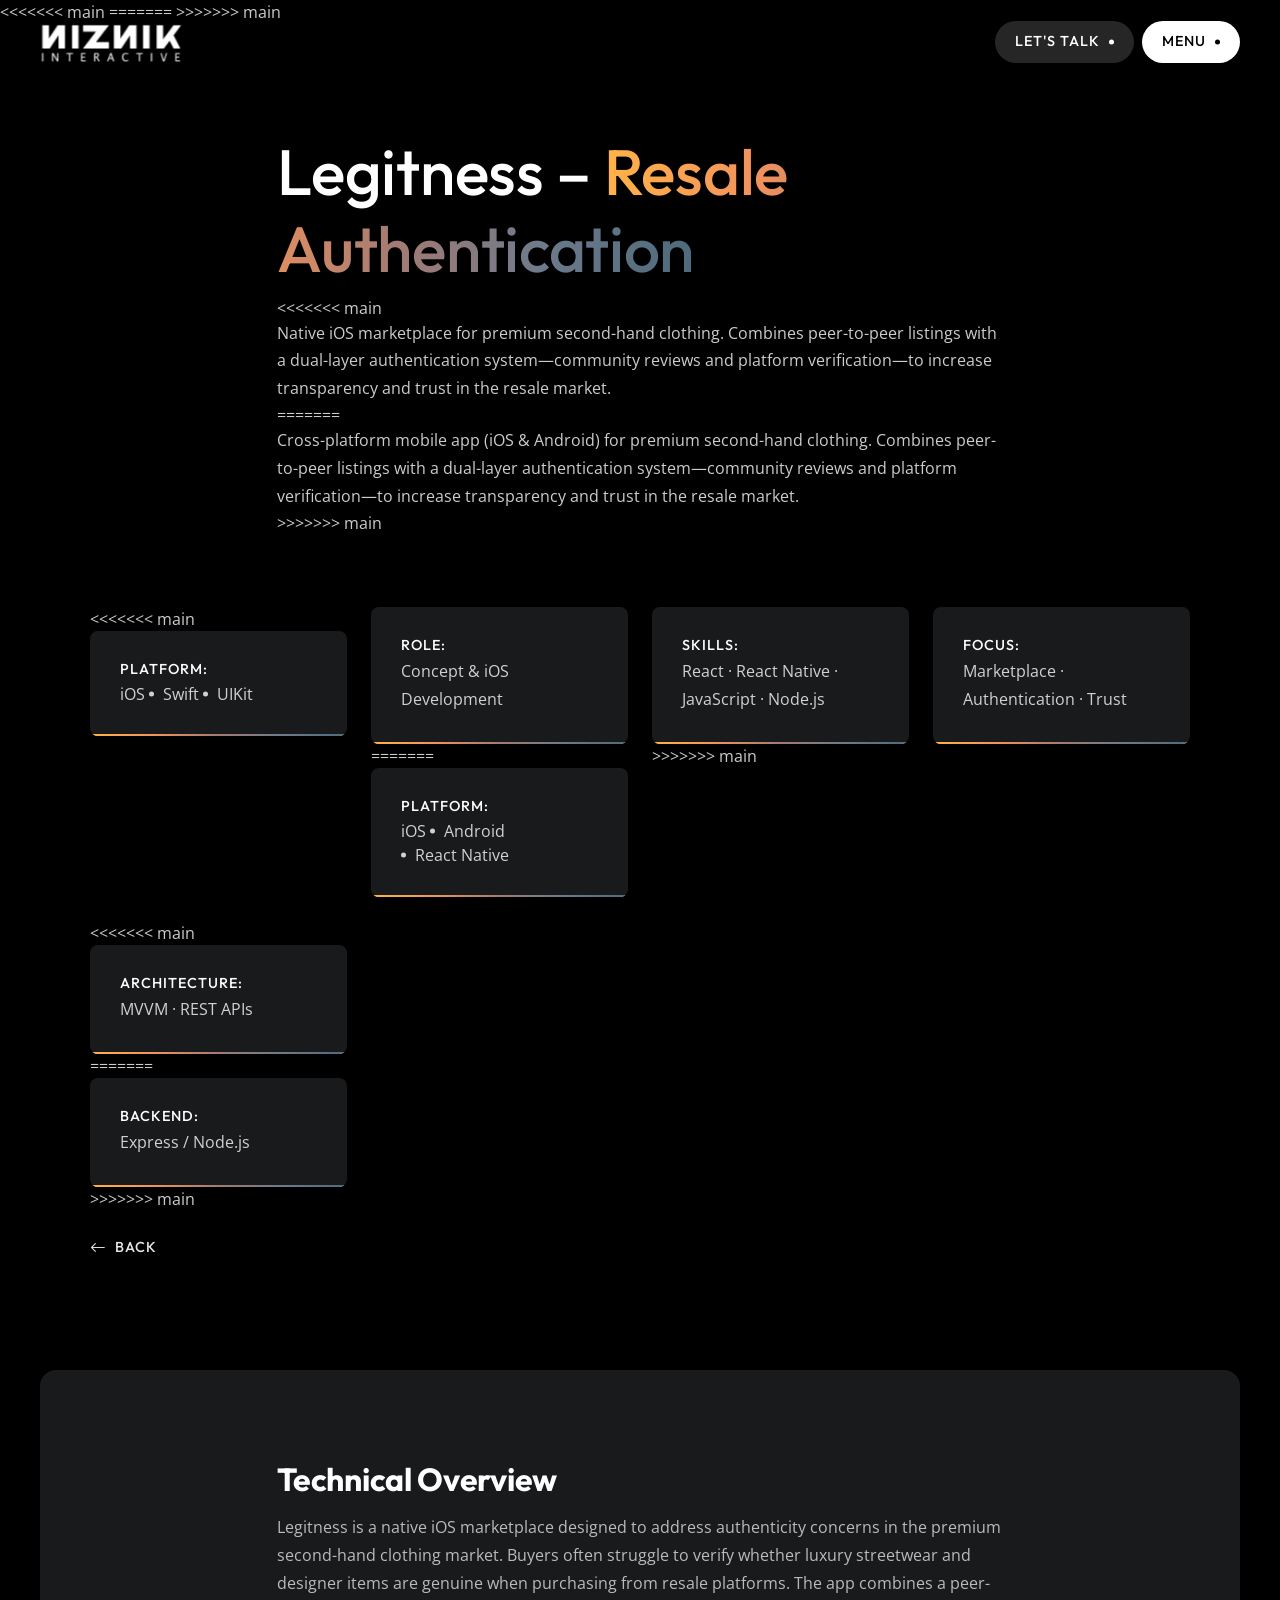
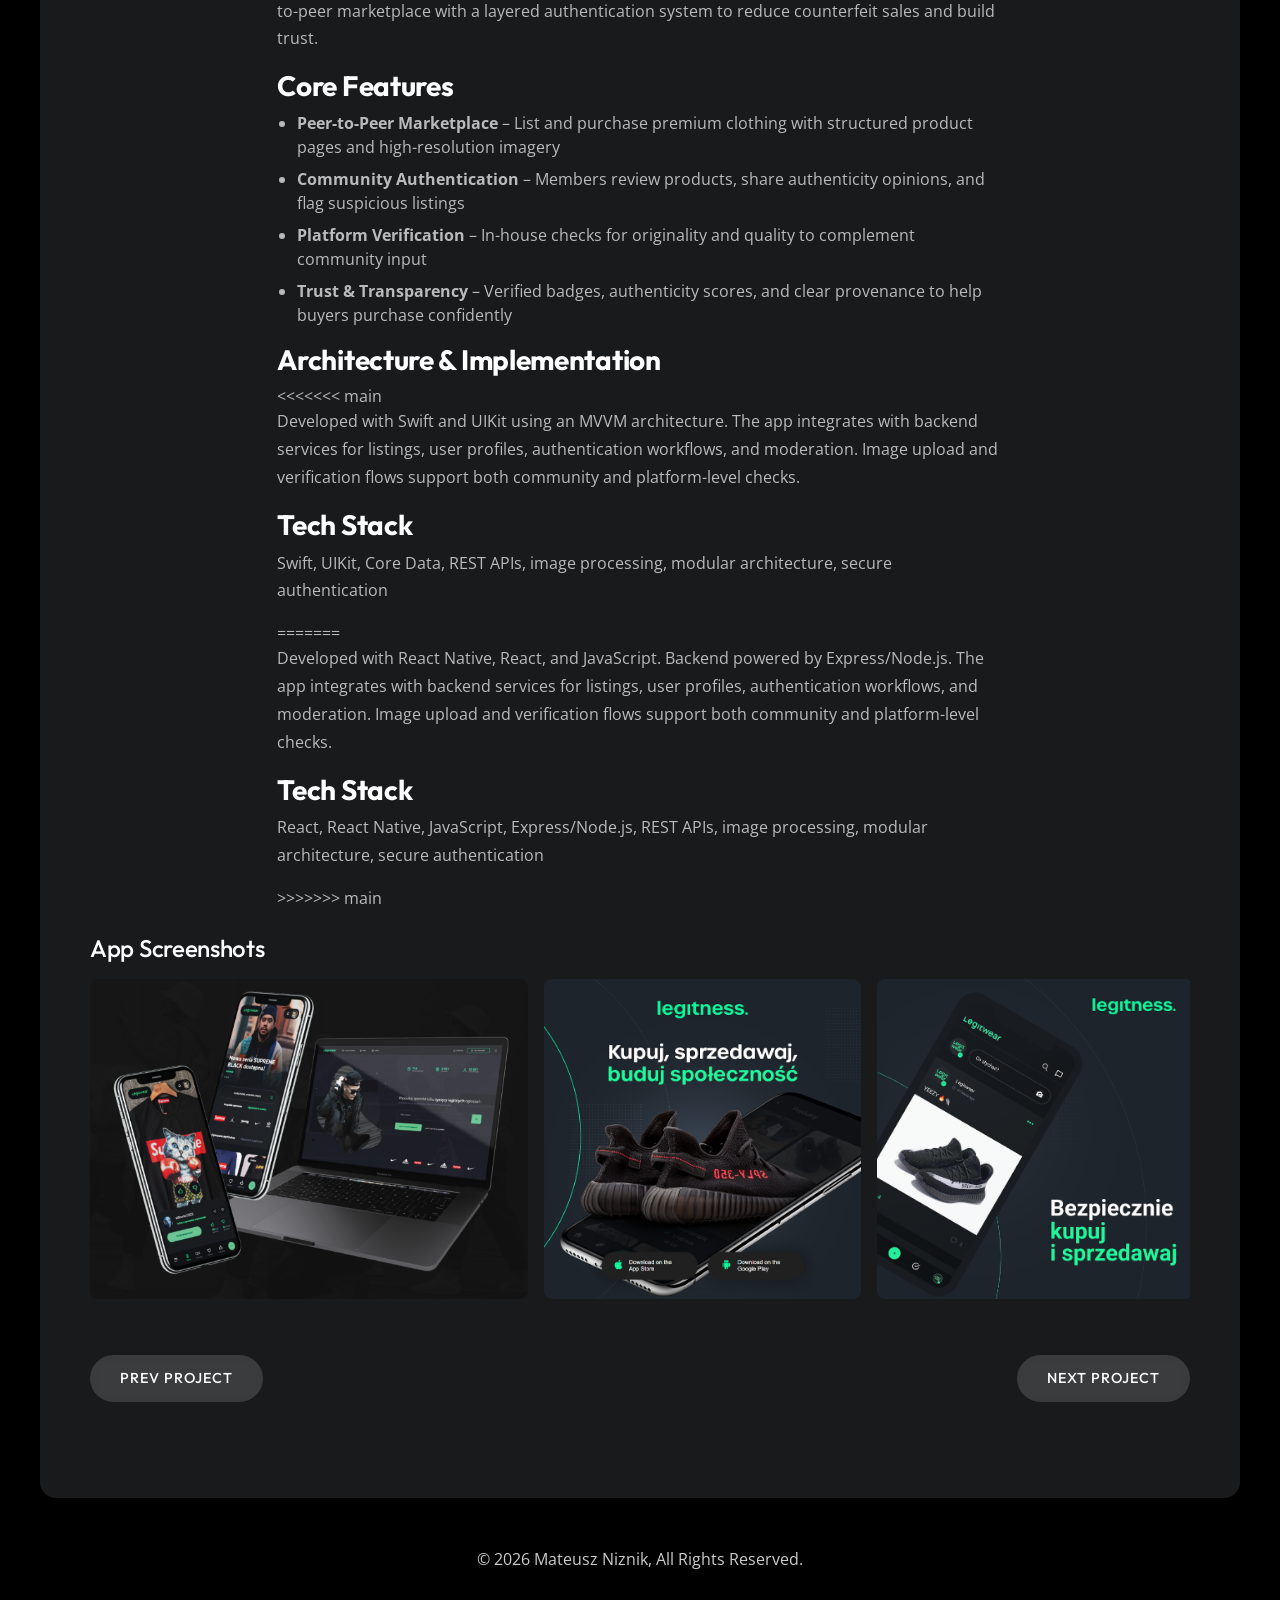
<file: portfolio/legitness.html>
<!DOCTYPE html>
<html lang="en">
<head>
    <meta charset="UTF-8">
    <meta name="viewport" content="width=device-width, initial-scale=1.0">
<<<<<<< main
    <title>Legitness - iOS Resale Authentication Platform | Mateusz Niznik</title>
    <meta name="description" content="Native iOS marketplace for premium second-hand clothing with community and platform authentication. Built with Swift and UIKit.">
=======
    <title>Legitness - Mobile Resale Authentication Platform | Mateusz Niznik</title>
    <meta name="description" content="React Native marketplace app for iOS and Android. Premium second-hand clothing with community and platform authentication. Built with React, React Native, JavaScript, Express/Node.js.">
>>>>>>> main
    <link href="https://fonts.googleapis.com/css2?family=Open+Sans:wght@300;400;500;600;700&family=Outfit:wght@200;300;400;500;600;700;800&display=swap" rel="stylesheet">
    <link href="https://cdn.jsdelivr.net/npm/bootstrap@5.3.2/dist/css/bootstrap.min.css" rel="stylesheet">
    <link href="https://cdn.jsdelivr.net/npm/bootstrap-icons@1.11.1/font/bootstrap-icons.css" rel="stylesheet">
    <link href="../css/styles.css" rel="stylesheet">
</head>
<body>
    <div class="header">
        <div class="container-fluid">
            <div class="header-wrapper">
                <div class="header-logo"><h2><a href="../index.html"><img src="../images/niznik.png" alt="logo"></a></h2></div>
                <div class="header-nav">
                    <a class="button button-sm button-dot me-2" href="../index.html#contact"><span data-text="Let's Talk">Let's Talk</span></a>
                    <button type="button" class="button button-sm button-dot button-white" id="menuToggle"><span data-text="Menu">Menu</span></button>
                    <div class="nav-box" id="navBox">
                        <ul class="nav">
                            <li class="nav-item"><a class="nav-link" href="../index.html#about">About</a></li>
                            <li class="nav-item"><a class="nav-link" href="../index.html#portfolio">Portfolio</a></li>
                            <li class="nav-item"><a class="nav-link" href="../index.html#contact">Contact</a></li>
                        </ul>
                    </div>
                </div>
            </div>
        </div>
    </div>

    <main>
        <div class="section">
            <div class="container">
                <div class="row">
                    <div class="col-12 col-md-10 offset-md-1 col-lg-8 offset-lg-2">
                        <h1 class="display-3 fw-medium">Legitness – <span class="text-gradient">Resale Authentication</span></h1>
<<<<<<< main
                        <p>Native iOS marketplace for premium second-hand clothing. Combines peer-to-peer listings with a dual-layer authentication system—community reviews and platform verification—to increase transparency and trust in the resale market.</p>
=======
                        <p>Cross-platform mobile app (iOS & Android) for premium second-hand clothing. Combines peer-to-peer listings with a dual-layer authentication system—community reviews and platform verification—to increase transparency and trust in the resale market.</p>
>>>>>>> main
                    </div>
                </div>
                <div class="row g-4 mt-5">
                    <div class="col-12 col-md-6 col-lg-3">
<<<<<<< main
                        <div class="fancy-box"><h6 class="sm-heading mb-1">Platform:</h6><ul class="list-inline-dot"><li>iOS</li><li>Swift</li><li>UIKit</li></ul></div>
                    </div>
                    <div class="col-12 col-md-6 col-lg-3">
                        <div class="fancy-box"><h6 class="sm-heading mb-1">Role:</h6><p>Concept & iOS Development</p></div>
=======
                        <div class="fancy-box"><h6 class="sm-heading mb-1">Platform:</h6><ul class="list-inline-dot"><li>iOS</li><li>Android</li><li>React Native</li></ul></div>
                    </div>
                    <div class="col-12 col-md-6 col-lg-3">
                        <div class="fancy-box"><h6 class="sm-heading mb-1">Skills:</h6><p>React · React Native · JavaScript · Node.js</p></div>
>>>>>>> main
                    </div>
                    <div class="col-12 col-md-6 col-lg-3">
                        <div class="fancy-box"><h6 class="sm-heading mb-1">Focus:</h6><p>Marketplace · Authentication · Trust</p></div>
                    </div>
                    <div class="col-12 col-md-6 col-lg-3">
<<<<<<< main
                        <div class="fancy-box"><h6 class="sm-heading mb-1">Architecture:</h6><p>MVVM · REST APIs</p></div>
=======
                        <div class="fancy-box"><h6 class="sm-heading mb-1">Backend:</h6><p>Express / Node.js</p></div>
>>>>>>> main
                    </div>
                </div>
                <div class="row mt-4">
                    <div class="col-12">
                        <a href="../index.html" class="back-link-inline" aria-label="Back to home"><i class="bi bi-arrow-left"></i> Back</a>
                    </div>
                </div>
            </div>
        </div>

        <div class="section-box">
            <div class="section-sm bg-dark border-radius-1">
                <div class="container">
                    <div class="row">
                        <div class="col-12 col-md-10 offset-md-1 col-lg-8 offset-lg-2">
                            <div class="formatted-project-content">
                                <h2><strong>Technical Overview</strong></h2>
                                <p>Legitness is a native iOS marketplace designed to address authenticity concerns in the premium second-hand clothing market. Buyers often struggle to verify whether luxury streetwear and designer items are genuine when purchasing from resale platforms. The app combines a peer-to-peer marketplace with a layered authentication system to reduce counterfeit sales and build trust.</p>

                                <h3><strong>Core Features</strong></h3>
                                <ul>
                                    <li><strong>Peer-to-Peer Marketplace</strong> – List and purchase premium clothing with structured product pages and high-resolution imagery</li>
                                    <li><strong>Community Authentication</strong> – Members review products, share authenticity opinions, and flag suspicious listings</li>
                                    <li><strong>Platform Verification</strong> – In-house checks for originality and quality to complement community input</li>
                                    <li><strong>Trust & Transparency</strong> – Verified badges, authenticity scores, and clear provenance to help buyers purchase confidently</li>
                                </ul>

                                <h3><strong>Architecture & Implementation</strong></h3>
<<<<<<< main
                                <p>Developed with Swift and UIKit using an MVVM architecture. The app integrates with backend services for listings, user profiles, authentication workflows, and moderation. Image upload and verification flows support both community and platform-level checks.</p>

                                <h3><strong>Tech Stack</strong></h3>
                                <p>Swift, UIKit, Core Data, REST APIs, image processing, modular architecture, secure authentication</p>
=======
                                <p>Developed with React Native, React, and JavaScript. Backend powered by Express/Node.js. The app integrates with backend services for listings, user profiles, authentication workflows, and moderation. Image upload and verification flows support both community and platform-level checks.</p>

                                <h3><strong>Tech Stack</strong></h3>
                                <p>React, React Native, JavaScript, Express/Node.js, REST APIs, image processing, modular architecture, secure authentication</p>
>>>>>>> main
                            </div>
                        </div>
                    </div>

                    <!-- App Screenshots in one line -->
                    <div class="row mt-4">
                        <div class="col-12">
                            <h4 class="mb-3">App Screenshots</h4>
                            <div class="screenshots-row">
                                <div class="screenshot-item"><img class="border-radius" src="../images/Legitness.png" alt="Legitness - Main"></div>
                                <div class="screenshot-item"><img class="border-radius" src="../images/Legitness-1.png" alt="Legitness - Marketplace" onerror="this.src='../images/Legitness.png'"></div>
                                <div class="screenshot-item"><img class="border-radius" src="../images/Legitness-2.png" alt="Legitness - Listing" onerror="this.src='../images/Legitness.png'"></div>
                                <div class="screenshot-item"><img class="border-radius" src="../images/Legitness-3.png" alt="Legitness - Authentication" onerror="this.src='../images/Legitness.png'"></div>
                                <div class="screenshot-item"><img class="border-radius" src="../images/Legitness-4.png" alt="Legitness - Verification" onerror="this.src='../images/Legitness.png'"></div>
                            </div>
                        </div>
                    </div>

                    <div class="row mt-5">
                        <div class="col-6"><a href="gabi.html" class="button"><span data-text="Prev Project">Prev Project</span></a></div>
                        <div class="col-6 text-end"><a href="second.html" class="button"><span data-text="Next Project">Next Project</span></a></div>
                    </div>
                </div>
            </div>
        </div>
    </main>

    <div class="py-4 py-lg-5 text-center"><p>&copy; <span id="year"></span> Mateusz Niznik, All Rights Reserved.</p></div>
    <div class="scrolltotop" id="scrollToTop"><a class="button-circle" href="#" onclick="window.scrollTo({top:0,behavior:'smooth'});return false;"><i class="bi bi-arrow-up"></i><i class="bi bi-arrow-up"></i></a></div>

    <script src="https://cdn.jsdelivr.net/npm/bootstrap@5.3.2/dist/js/bootstrap.bundle.min.js"></script>
    <script>
        document.getElementById('year').textContent = new Date().getFullYear();
        document.getElementById('menuToggle')?.addEventListener('click', () => document.getElementById('navBox').classList.toggle('show'));
        document.getElementById('scrollToTop').classList.toggle('show', window.scrollY > 700);
        window.addEventListener('scroll', () => document.getElementById('scrollToTop').classList.toggle('show', window.scrollY > 700));
    </script>
</body>
</html>
</file>
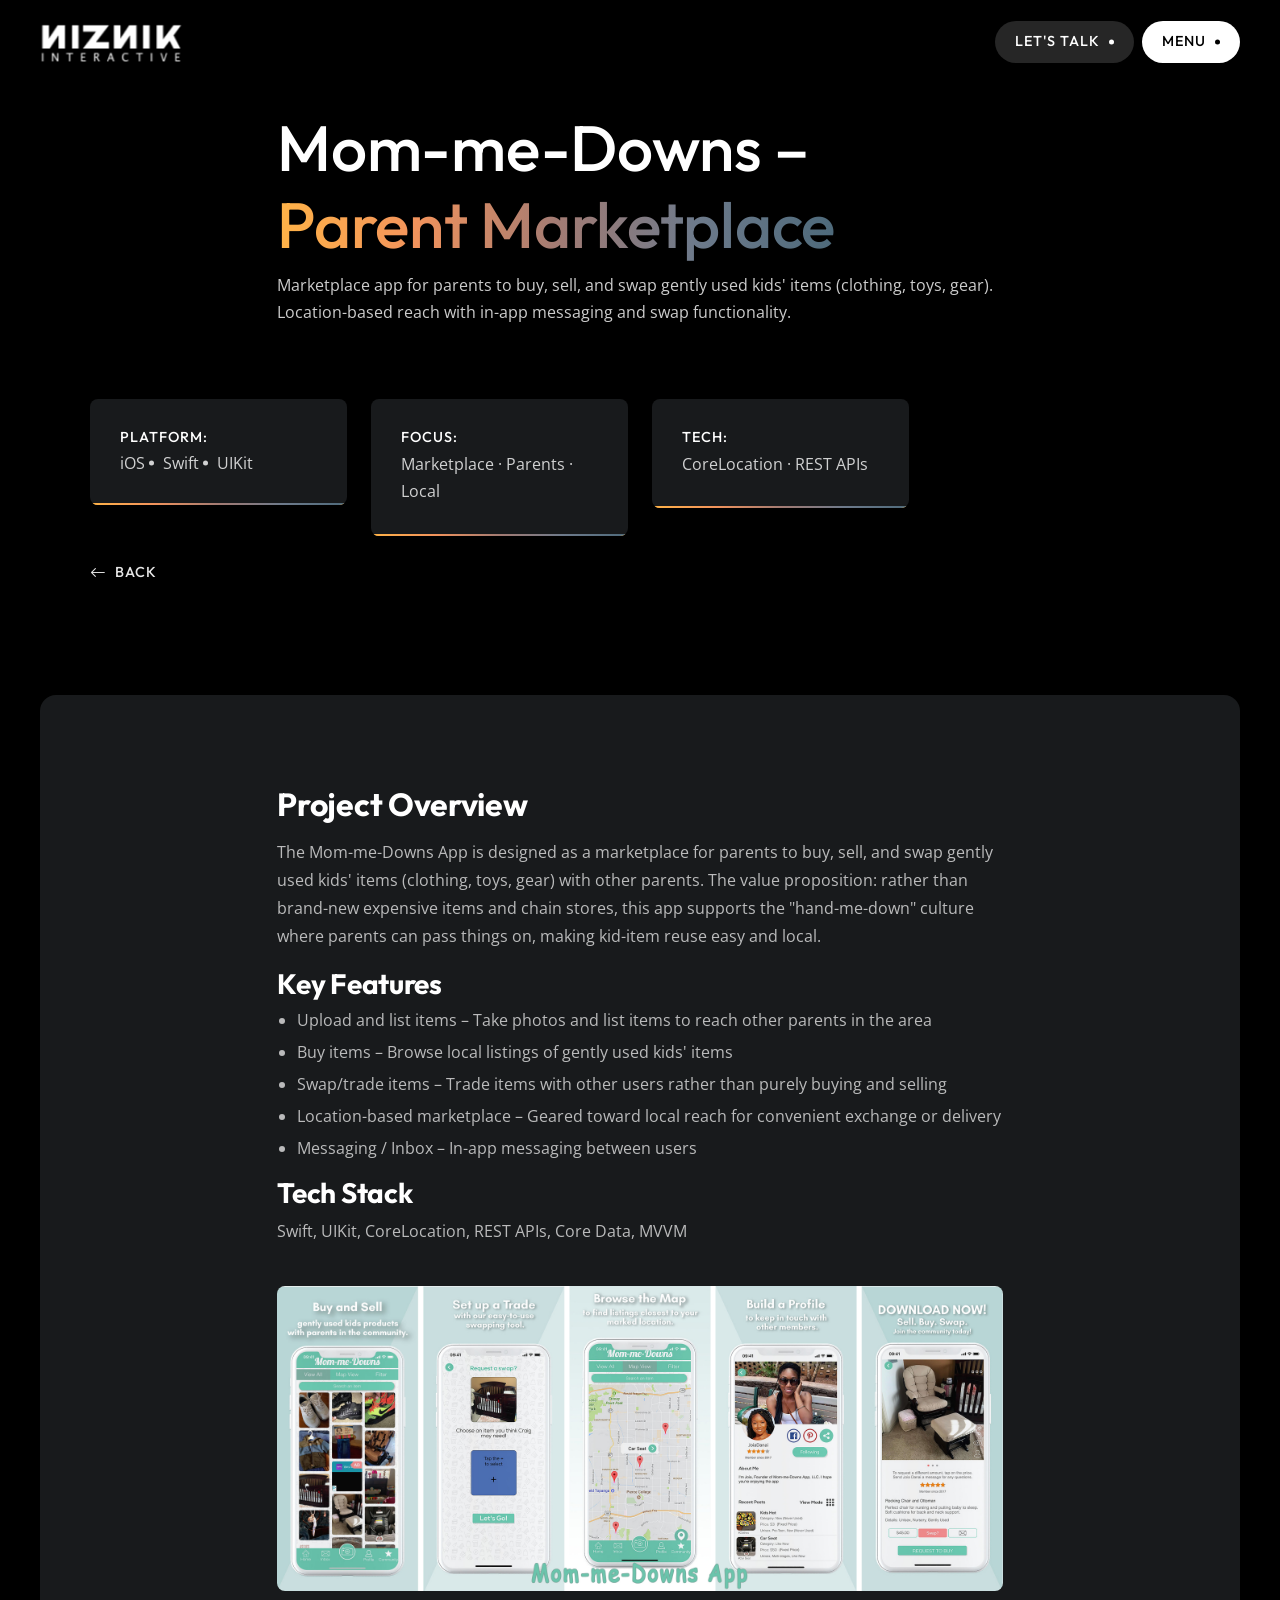
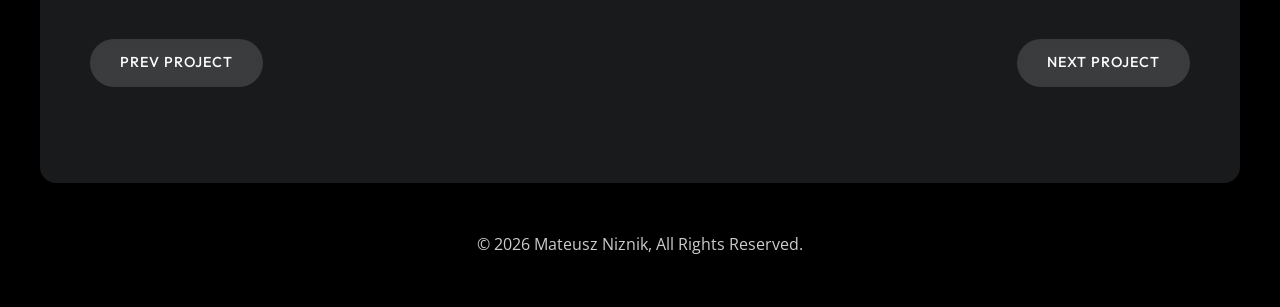
<file: portfolio/mom-me-downs.html>
<!DOCTYPE html>
<html lang="en">
<head>
    <meta charset="UTF-8">
    <meta name="viewport" content="width=device-width, initial-scale=1.0">
    <title>Mom-me-Downs App | Mateusz Niznik</title>
    <meta name="description" content="Marketplace app for parents to buy, sell, and swap gently used kids' items. Location-based, with messaging and swap functionality.">
    <link href="https://fonts.googleapis.com/css2?family=Open+Sans:wght@300;400;500;600;700&family=Outfit:wght@200;300;400;500;600;700;800&display=swap" rel="stylesheet">
    <link href="https://cdn.jsdelivr.net/npm/bootstrap@5.3.2/dist/css/bootstrap.min.css" rel="stylesheet">
    <link href="https://cdn.jsdelivr.net/npm/bootstrap-icons@1.11.1/font/bootstrap-icons.css" rel="stylesheet">
    <link href="../css/styles.css" rel="stylesheet">
</head>
<body>
    <div class="header">
        <div class="container-fluid">
            <div class="header-wrapper">
                <div class="header-logo"><h2><a href="../index.html"><img src="../images/niznik.png" alt="logo"></a></h2></div>
                <div class="header-nav">
                    <a class="button button-sm button-dot me-2" href="../index.html#contact"><span data-text="Let's Talk">Let's Talk</span></a>
                    <button type="button" class="button button-sm button-dot button-white" id="menuToggle"><span data-text="Menu">Menu</span></button>
                    <div class="nav-box" id="navBox">
                        <ul class="nav">
                            <li class="nav-item"><a class="nav-link" href="../index.html#about">About</a></li>
                            <li class="nav-item"><a class="nav-link" href="../index.html#portfolio">Portfolio</a></li>
                            <li class="nav-item"><a class="nav-link" href="../index.html#contact">Contact</a></li>
                        </ul>
                    </div>
                </div>
            </div>
        </div>
    </div>

    <main>
        <div class="section">
            <div class="container">
                <div class="row">
                    <div class="col-12 col-md-10 offset-md-1 col-lg-8 offset-lg-2">
                        <h1 class="display-3 fw-medium">Mom-me-Downs – <span class="text-gradient">Parent Marketplace</span></h1>
                        <p>Marketplace app for parents to buy, sell, and swap gently used kids' items (clothing, toys, gear). Location-based reach with in-app messaging and swap functionality.</p>
                    </div>
                </div>
                <div class="row g-4 mt-5">
                    <div class="col-12 col-md-6 col-lg-3">
                        <div class="fancy-box"><h6 class="sm-heading mb-1">Platform:</h6><ul class="list-inline-dot"><li>iOS</li><li>Swift</li><li>UIKit</li></ul></div>
                    </div>
                    <div class="col-12 col-md-6 col-lg-3">
                        <div class="fancy-box"><h6 class="sm-heading mb-1">Focus:</h6><p>Marketplace · Parents · Local</p></div>
                    </div>
                    <div class="col-12 col-md-6 col-lg-3">
                        <div class="fancy-box"><h6 class="sm-heading mb-1">Tech:</h6><p>CoreLocation · REST APIs</p></div>
                    </div>
                </div>
                <div class="row mt-4">
                    <div class="col-12">
                        <a href="../index.html" class="back-link-inline" aria-label="Back to home"><i class="bi bi-arrow-left"></i> Back</a>
                    </div>
                </div>
            </div>
        </div>

        <div class="section-box">
            <div class="section-sm bg-dark border-radius-1">
                <div class="container">
                    <div class="row">
                        <div class="col-12 col-md-10 offset-md-1 col-lg-8 offset-lg-2">
                            <div class="formatted-project-content">
                                <h2><strong>Project Overview</strong></h2>
                                <p>The Mom-me-Downs App is designed as a marketplace for parents to buy, sell, and swap gently used kids' items (clothing, toys, gear) with other parents. The value proposition: rather than brand-new expensive items and chain stores, this app supports the "hand-me-down" culture where parents can pass things on, making kid-item reuse easy and local.</p>
                                <h3><strong>Key Features</strong></h3>
                                <ul>
                                    <li>Upload and list items – Take photos and list items to reach other parents in the area</li>
                                    <li>Buy items – Browse local listings of gently used kids' items</li>
                                    <li>Swap/trade items – Trade items with other users rather than purely buying and selling</li>
                                    <li>Location-based marketplace – Geared toward local reach for convenient exchange or delivery</li>
                                    <li>Messaging / Inbox – In-app messaging between users</li>
                                </ul>
                                <h3><strong>Tech Stack</strong></h3>
                                <p>Swift, UIKit, CoreLocation, REST APIs, Core Data, MVVM</p>
                            </div>
                        </div>
                    </div>
                    <div class="row mt-4">
                        <div class="col-12 col-md-10 offset-md-1 col-lg-8 offset-lg-2">
                            <img class="border-radius w-100" src="../images/0317b50b6762255d1dc426f2a4b0a823.jpg" alt="Mom-me-Downs App" style="max-height: 500px; object-fit: contain;">
                        </div>
                    </div>
                    <div class="row mt-5">
                        <div class="col-6"><a href="second.html" class="button"><span data-text="Prev Project">Prev Project</span></a></div>
                        <div class="col-6 text-end"><a href="backgenie.html" class="button"><span data-text="Next Project">Next Project</span></a></div>
                    </div>
                </div>
            </div>
        </div>
    </main>

    <div class="py-4 py-lg-5 text-center"><p>&copy; <span id="year"></span> Mateusz Niznik, All Rights Reserved.</p></div>
    <div class="scrolltotop" id="scrollToTop"><a class="button-circle" href="#" onclick="window.scrollTo({top:0,behavior:'smooth'});return false;"><i class="bi bi-arrow-up"></i><i class="bi bi-arrow-up"></i></a></div>

    <script src="https://cdn.jsdelivr.net/npm/bootstrap@5.3.2/dist/js/bootstrap.bundle.min.js"></script>
    <script>
        document.getElementById('year').textContent = new Date().getFullYear();
        document.getElementById('menuToggle').addEventListener('click', function() { document.getElementById('navBox').classList.toggle('show'); });
        document.getElementById('scrollToTop').classList.toggle('show', window.scrollY > 700);
        window.addEventListener('scroll', function() { document.getElementById('scrollToTop').classList.toggle('show', window.scrollY > 700); });
    </script>
</body>
</html>
</file>
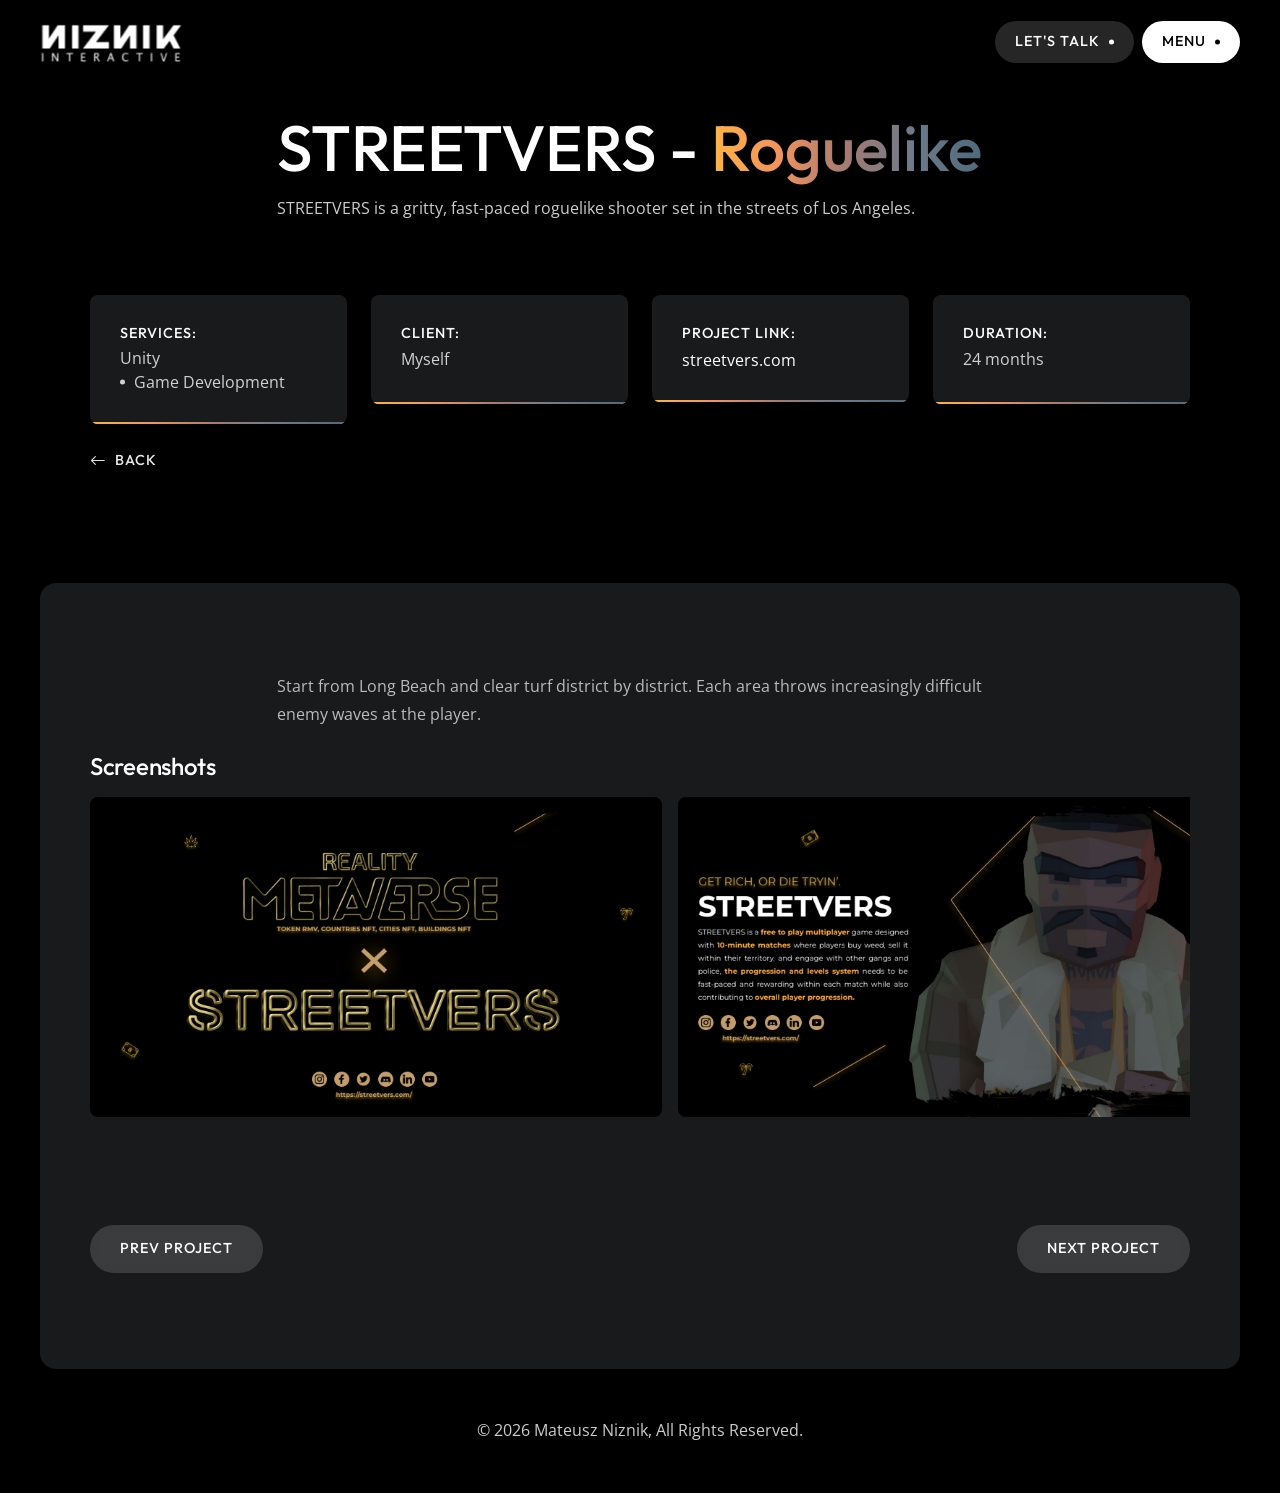
<file: portfolio/second.html>
<!DOCTYPE html>
<html lang="en">
<head>
    <meta charset="UTF-8">
    <meta name="viewport" content="width=device-width, initial-scale=1.0">
    <title>STREETVERS - Roguelike | Mateusz Niznik</title>
    <meta name="description" content="Unity roguelike shooter set in Los Angeles. Fast-paced action from Long Beach through district-by-district turf clearing.">
    <link href="https://fonts.googleapis.com/css2?family=Open+Sans:wght@300;400;500;600;700&family=Outfit:wght@200;300;400;500;600;700;800&display=swap" rel="stylesheet">
    <link href="https://cdn.jsdelivr.net/npm/bootstrap@5.3.2/dist/css/bootstrap.min.css" rel="stylesheet">
    <link href="https://cdn.jsdelivr.net/npm/bootstrap-icons@1.11.1/font/bootstrap-icons.css" rel="stylesheet">
    <link href="https://cdn.jsdelivr.net/npm/swiper@11/swiper-bundle.min.css" rel="stylesheet">
    <link href="../css/styles.css" rel="stylesheet">
</head>
<body>
    <div class="header">
        <div class="container-fluid">
            <div class="header-wrapper">
                <div class="header-logo"><h2><a href="../index.html"><img src="../images/niznik.png" alt="logo"></a></h2></div>
                <div class="header-nav">
                    <a class="button button-sm button-dot me-2" href="../index.html#contact"><span data-text="Let's Talk">Let's Talk</span></a>
                    <button type="button" class="button button-sm button-dot button-white" id="menuToggle"><span data-text="Menu">Menu</span></button>
                    <div class="nav-box" id="navBox">
                        <ul class="nav">
                            <li class="nav-item"><a class="nav-link" href="../index.html#about">About</a></li>
                            <li class="nav-item"><a class="nav-link" href="../index.html#portfolio">Portfolio</a></li>
                            <li class="nav-item"><a class="nav-link" href="../index.html#contact">Contact</a></li>
                        </ul>
                    </div>
                </div>
            </div>
        </div>
    </div>

    <main>
        <div class="section">
            <div class="container">
                <div class="row">
                    <div class="col-12 col-md-10 offset-md-1 col-lg-8 offset-lg-2">
                        <h1 class="display-3 fw-medium">STREETVERS - <span class="text-gradient">Roguelike</span></h1>
                        <p>STREETVERS is a gritty, fast-paced roguelike shooter set in the streets of Los Angeles.</p>
                    </div>
                </div>
                <div class="row g-4 mt-5">
                    <div class="col-12 col-md-6 col-lg-3">
                        <div class="fancy-box"><h6 class="sm-heading mb-1">Services:</h6><ul class="list-inline-dot"><li>Unity</li><li>Game Development</li></ul></div>
                    </div>
                    <div class="col-12 col-md-6 col-lg-3">
                        <div class="fancy-box"><h6 class="sm-heading mb-1">Client:</h6><p>Myself</p></div>
                    </div>
                    <div class="col-12 col-md-6 col-lg-3">
                        <div class="fancy-box"><h6 class="sm-heading mb-1">Project link:</h6><a class="link-hover" href="https://streetvers.com"><span data-text="streetvers.com">streetvers.com</span></a></div>
                    </div>
                    <div class="col-12 col-md-6 col-lg-3">
                        <div class="fancy-box"><h6 class="sm-heading mb-1">Duration:</h6><p>24 months</p></div>
                    </div>
                </div>
                <div class="row mt-4">
                    <div class="col-12">
                        <a href="../index.html" class="back-link-inline" aria-label="Back to home"><i class="bi bi-arrow-left"></i> Back</a>
                    </div>
                </div>
            </div>
        </div>

        <div class="section-box">
            <div class="section-sm bg-dark border-radius-1">
                <div class="container">
                    <div class="row">
                        <div class="col-12 col-md-10 offset-md-1 col-lg-8 offset-lg-2">
                            <p>Start from Long Beach and clear turf district by district. Each area throws increasingly difficult enemy waves at the player.</p>
                        </div>
                    </div>
                    <!-- App Screenshots in one line -->
                    <div class="row mt-4">
                        <div class="col-12">
                            <h4 class="mb-3">Screenshots</h4>
                            <div class="screenshots-row">
                                <div class="screenshot-item"><img class="border-radius" src="../images/Streetverse.png" alt="STREETVERS - Main"></div>
                                <div class="screenshot-item"><img class="border-radius" src="../images/Streetverse-1.png" alt="STREETVERS" onerror="this.src='../images/Streetverse.png'"></div>
                                <div class="screenshot-item"><img class="border-radius" src="../images/Streetverse-2.png" alt="STREETVERS" onerror="this.src='../images/Streetverse.png'"></div>
                                <div class="screenshot-item"><img class="border-radius" src="../images/Streetverse-3.png" alt="STREETVERS" onerror="this.src='../images/Streetverse.png'"></div>
                                <div class="screenshot-item"><img class="border-radius" src="../images/Streetverse-4.png" alt="STREETVERS" onerror="this.src='../images/Streetverse.png'"></div>
                            </div>
                        </div>
                    </div>
                    <div class="row g-4 g-lg-5 mt-1">
                        <div class="col-12">
                            <div class="row mt-5">
                                <div class="col-6"><a href="legitness.html" class="button"><span data-text="Prev Project">Prev Project</span></a></div>
                                <div class="col-6 text-end"><a href="mom-me-downs.html" class="button"><span data-text="Next Project">Next Project</span></a></div>
                            </div>
                        </div>
                    </div>
                </div>
            </div>
        </div>
    </main>

    <div class="py-4 py-lg-5 text-center"><p>&copy; <span id="year"></span> Mateusz Niznik, All Rights Reserved.</p></div>
    <div class="scrolltotop" id="scrollToTop"><a class="button-circle" href="#" onclick="window.scrollTo({top:0,behavior:'smooth'});return false;"><i class="bi bi-arrow-up"></i><i class="bi bi-arrow-up"></i></a></div>

    <script src="https://cdn.jsdelivr.net/npm/bootstrap@5.3.2/dist/js/bootstrap.bundle.min.js"></script>
    <script>
        document.getElementById('year').textContent = new Date().getFullYear();
        document.getElementById('menuToggle')?.addEventListener('click', () => document.getElementById('navBox').classList.toggle('show'));
        document.getElementById('scrollToTop').classList.toggle('show', window.scrollY > 700);
        window.addEventListener('scroll', () => document.getElementById('scrollToTop').classList.toggle('show', window.scrollY > 700));
    </script>
</body>
</html>
</file>
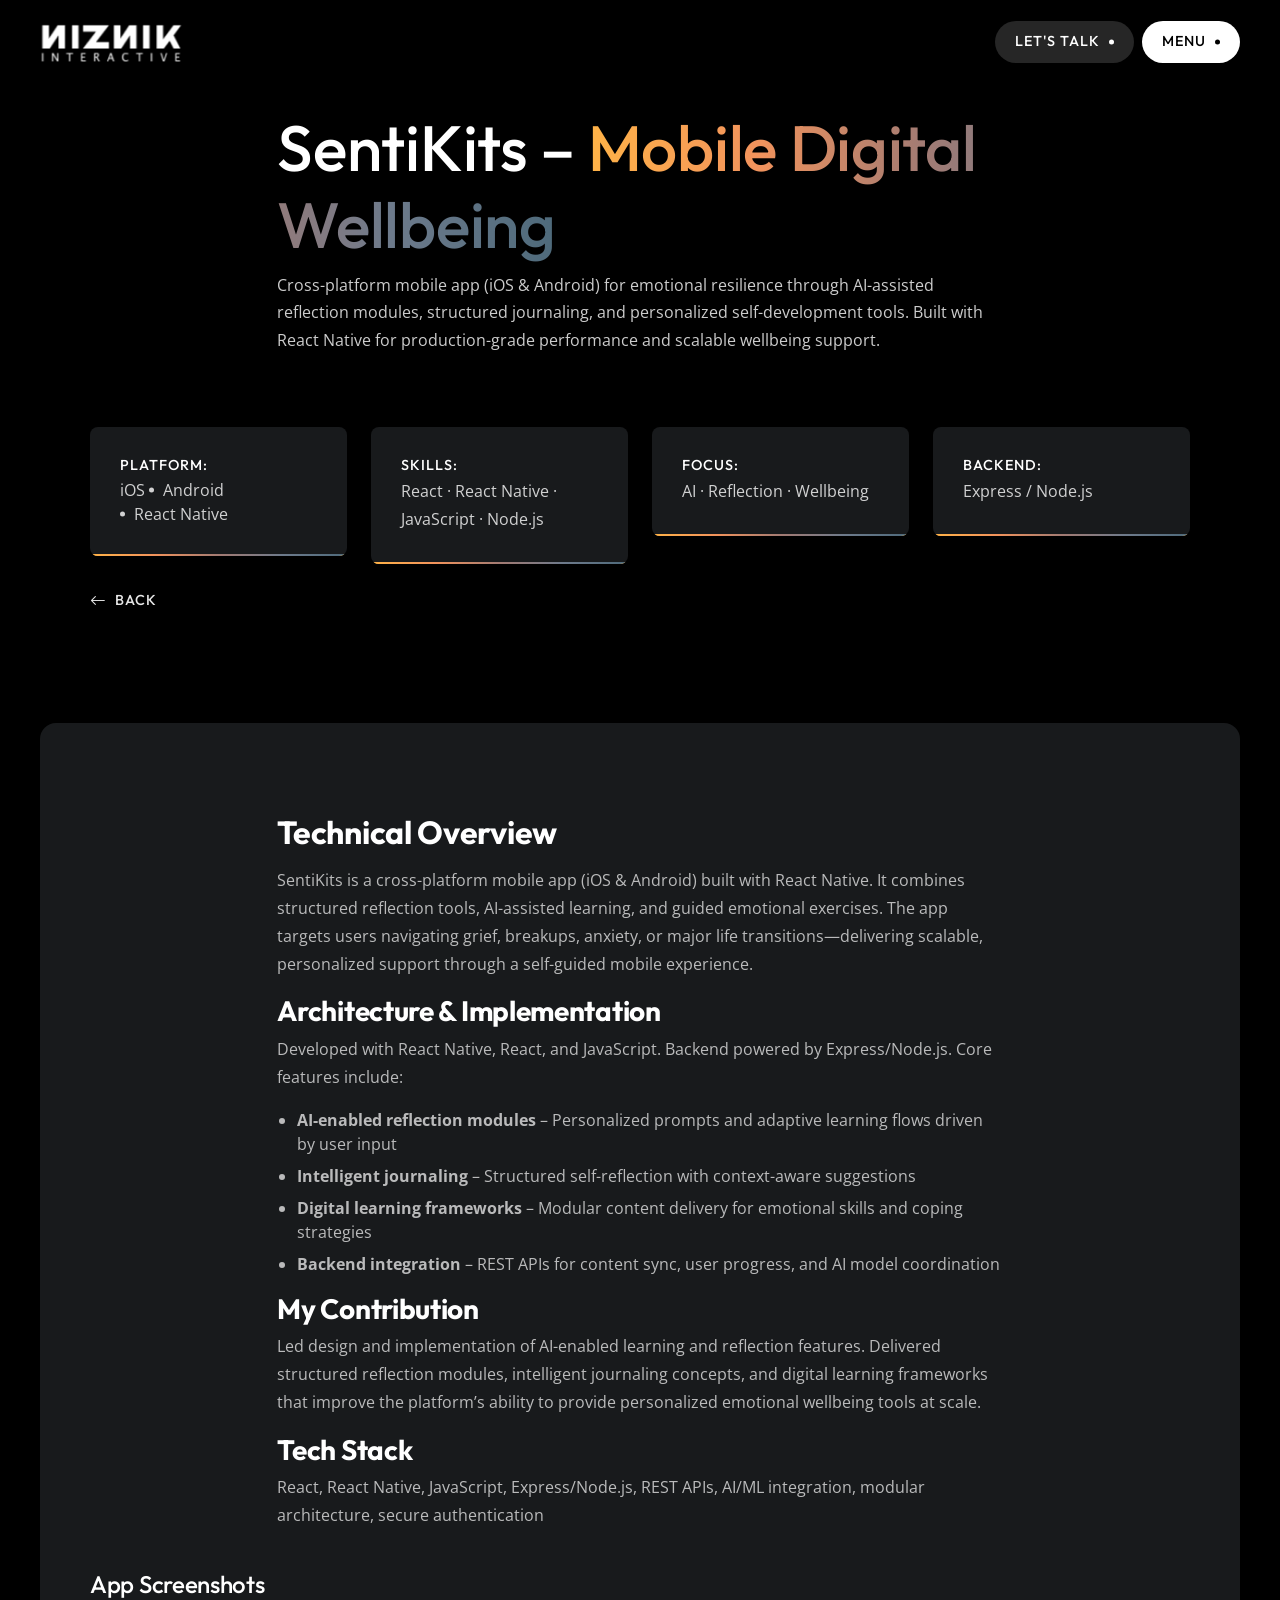
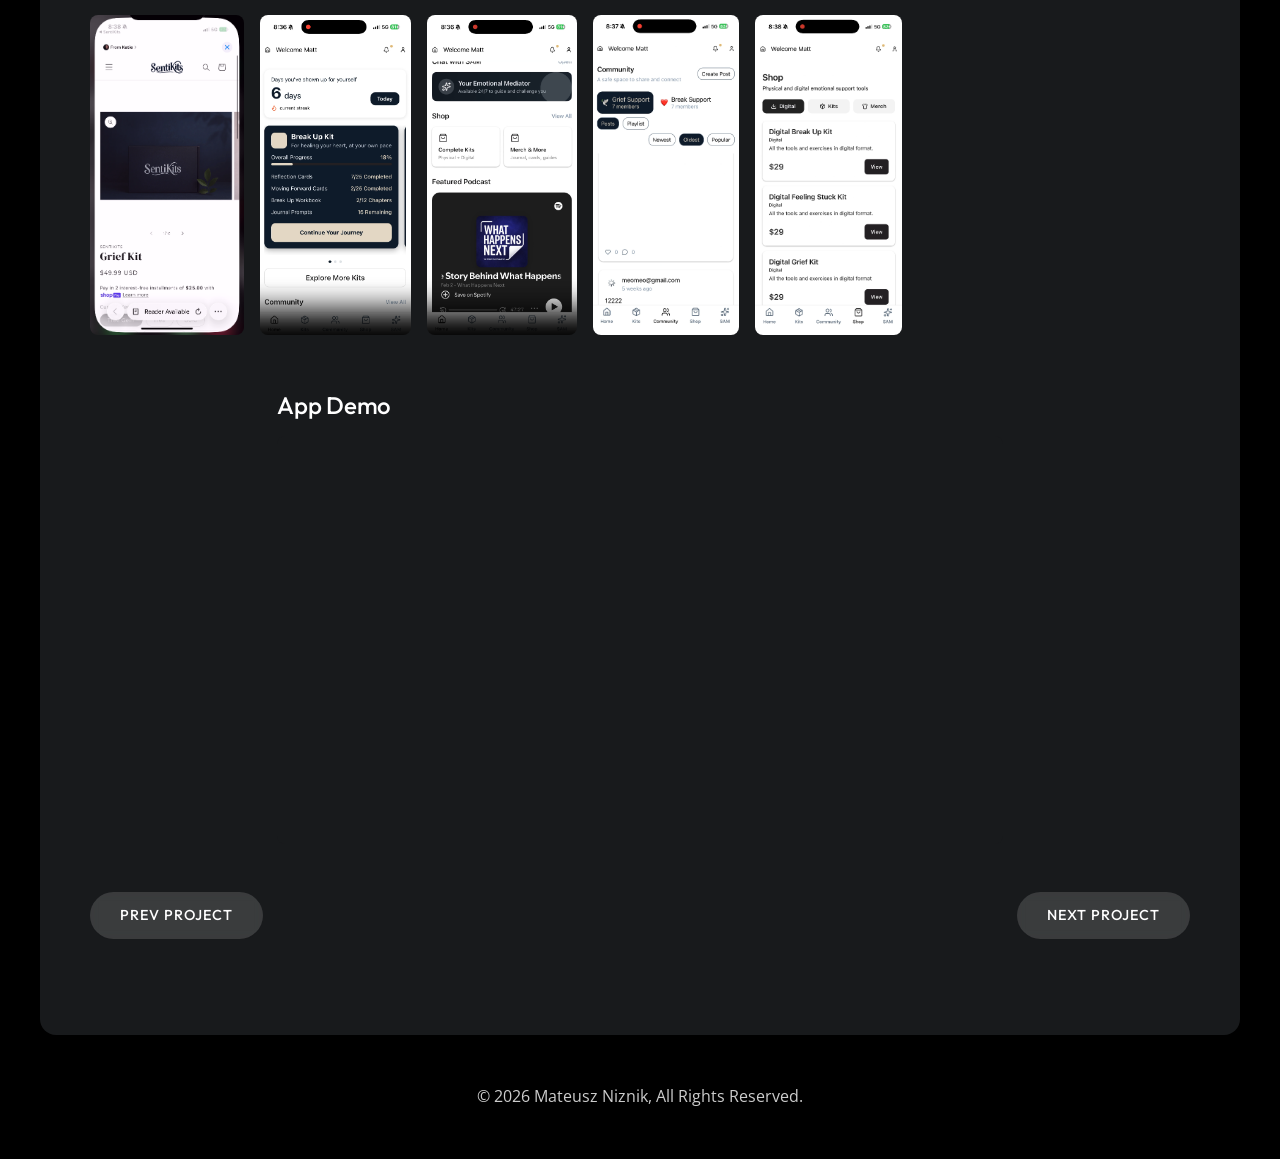
<file: portfolio/sentikits.html>
<!DOCTYPE html>
<html lang="en">
<head>
    <meta charset="UTF-8">
    <meta name="viewport" content="width=device-width, initial-scale=1.0">
    <title>SentiKits - Mobile Digital Wellbeing Platform | Mateusz Niznik</title>
    <meta name="description" content="React Native digital wellbeing app for iOS and Android. AI-assisted reflection modules, intelligent journaling, and personalized emotional support. Built with React, React Native, JavaScript, Express/Node.js.">
    <link href="https://fonts.googleapis.com/css2?family=Open+Sans:wght@300;400;500;600;700&family=Outfit:wght@200;300;400;500;600;700;800&display=swap" rel="stylesheet">
    <link href="https://cdn.jsdelivr.net/npm/bootstrap@5.3.2/dist/css/bootstrap.min.css" rel="stylesheet">
    <link href="https://cdn.jsdelivr.net/npm/bootstrap-icons@1.11.1/font/bootstrap-icons.css" rel="stylesheet">
    <link href="https://cdn.jsdelivr.net/npm/swiper@11/swiper-bundle.min.css" rel="stylesheet">
    <link href="../css/styles.css" rel="stylesheet">
</head>
<body>
    <div class="header">
        <div class="container-fluid">
            <div class="header-wrapper">
                <div class="header-logo"><h2><a href="../index.html"><img src="../images/niznik.png" alt="logo"></a></h2></div>
                <div class="header-nav">
                    <a class="button button-sm button-dot me-2" href="../index.html#contact"><span data-text="Let's Talk">Let's Talk</span></a>
                    <button type="button" class="button button-sm button-dot button-white" id="menuToggle"><span data-text="Menu">Menu</span></button>
                    <div class="nav-box" id="navBox">
                        <ul class="nav">
                            <li class="nav-item"><a class="nav-link" href="../index.html#about">About</a></li>
                            <li class="nav-item"><a class="nav-link" href="../index.html#portfolio">Portfolio</a></li>
                            <li class="nav-item"><a class="nav-link" href="../index.html#contact">Contact</a></li>
                        </ul>
                    </div>
                </div>
            </div>
        </div>
    </div>

    <main>
        <div class="section">
            <div class="container">
                <div class="row">
                    <div class="col-12 col-md-10 offset-md-1 col-lg-8 offset-lg-2">
                        <h1 class="display-3 fw-medium">SentiKits – <span class="text-gradient">Mobile Digital Wellbeing</span></h1>
                        <p>Cross-platform mobile app (iOS & Android) for emotional resilience through AI-assisted reflection modules, structured journaling, and personalized self-development tools. Built with React Native for production-grade performance and scalable wellbeing support.</p>
                    </div>
                </div>
                <div class="row g-4 mt-5">
                    <div class="col-12 col-md-6 col-lg-3">
                        <div class="fancy-box"><h6 class="sm-heading mb-1">Platform:</h6><ul class="list-inline-dot"><li>iOS</li><li>Android</li><li>React Native</li></ul></div>
                    </div>
                    <div class="col-12 col-md-6 col-lg-3">
                        <div class="fancy-box"><h6 class="sm-heading mb-1">Skills:</h6><p>React · React Native · JavaScript · Node.js</p></div>
                    </div>
                    <div class="col-12 col-md-6 col-lg-3">
                        <div class="fancy-box"><h6 class="sm-heading mb-1">Focus:</h6><p>AI · Reflection · Wellbeing</p></div>
                    </div>
                    <div class="col-12 col-md-6 col-lg-3">
                        <div class="fancy-box"><h6 class="sm-heading mb-1">Backend:</h6><p>Express / Node.js</p></div>
                    </div>
                </div>
                <div class="row mt-4">
                    <div class="col-12">
                        <a href="../index.html" class="back-link-inline" aria-label="Back to home"><i class="bi bi-arrow-left"></i> Back</a>
                    </div>
                </div>
            </div>
        </div>

        <div class="section-box">
            <div class="section-sm bg-dark border-radius-1">
                <div class="container">
                    <div class="row">
                        <div class="col-12 col-md-10 offset-md-1 col-lg-8 offset-lg-2">
                            <div class="formatted-project-content">
                                <h2><strong>Technical Overview</strong></h2>
                                <p>SentiKits is a cross-platform mobile app (iOS & Android) built with React Native. It combines structured reflection tools, AI-assisted learning, and guided emotional exercises. The app targets users navigating grief, breakups, anxiety, or major life transitions—delivering scalable, personalized support through a self-guided mobile experience.</p>

                                <h3><strong>Architecture & Implementation</strong></h3>
                                <p>Developed with React Native, React, and JavaScript. Backend powered by Express/Node.js. Core features include:</p>
                                <ul>
                                    <li><strong>AI-enabled reflection modules</strong> – Personalized prompts and adaptive learning flows driven by user input</li>
                                    <li><strong>Intelligent journaling</strong> – Structured self-reflection with context-aware suggestions</li>
                                    <li><strong>Digital learning frameworks</strong> – Modular content delivery for emotional skills and coping strategies</li>
                                    <li><strong>Backend integration</strong> – REST APIs for content sync, user progress, and AI model coordination</li>
                                </ul>

                                <h3><strong>My Contribution</strong></h3>
                                <p>Led design and implementation of AI-enabled learning and reflection features. Delivered structured reflection modules, intelligent journaling concepts, and digital learning frameworks that improve the platform’s ability to provide personalized emotional wellbeing tools at scale.</p>

                                <h3><strong>Tech Stack</strong></h3>
                                <p>React, React Native, JavaScript, Express/Node.js, REST APIs, AI/ML integration, modular architecture, secure authentication</p>
                            </div>
                        </div>
                    </div>

                    <!-- App Screenshots in one line -->
                    <div class="row mt-4">
                        <div class="col-12">
                            <h4 class="mb-3">App Screenshots</h4>
                            <div class="screenshots-row">
                                <div class="screenshot-item"><img class="border-radius" src="../images/sentikits.png" alt="SentiKits - Main" onerror="this.src='../images/sentikits.png'"></div>
                                <div class="screenshot-item"><img class="border-radius" src="../images/sentikits-1.png" alt="SentiKits - Reflection" onerror="this.src='../images/sentikits.png'"></div>
                                <div class="screenshot-item"><img class="border-radius" src="../images/sentikits-2.png" alt="SentiKits - Journaling" onerror="this.src='../images/sentikits.png'"></div>
                                <div class="screenshot-item"><img class="border-radius" src="../images/sentikits-3.png" alt="SentiKits - Exercises" onerror="this.src='../images/sentikits.png'"></div>
                                <div class="screenshot-item"><img class="border-radius" src="../images/sentikits-4.png" alt="SentiKits - Community" onerror="this.src='../images/sentikits.png'"></div>
                            </div>
                        </div>
                    </div>

                    <!-- Video: set iframe src to your YouTube embed URL, e.g. https://www.youtube.com/embed/VIDEO_ID -->
                    <div class="row mt-5">
                        <div class="col-12 col-md-10 offset-md-1 col-lg-8 offset-lg-2">
                            <h4 class="mb-3">App Demo</h4>
                            <div class="ratio ratio-16x9 border-radius overflow-hidden bg-dark">
                                <iframe src="" title="SentiKits Mobile App Demo (iOS & Android)" allow="accelerometer; autoplay; clipboard-write; encrypted-media; gyroscope; picture-in-picture" allowfullscreen></iframe>
                            </div>
                        </div>
                    </div>

                    <div class="row mt-5">
                        <div class="col-6"><a href="delivery-management.html" class="button"><span data-text="Prev Project">Prev Project</span></a></div>
                        <div class="col-6 text-end"><a href="gabi.html" class="button"><span data-text="Next Project">Next Project</span></a></div>
                    </div>
                </div>
            </div>
        </div>
    </main>

    <div class="py-4 py-lg-5 text-center"><p>&copy; <span id="year"></span> Mateusz Niznik, All Rights Reserved.</p></div>
    <div class="scrolltotop" id="scrollToTop"><a class="button-circle" href="#" onclick="window.scrollTo({top:0,behavior:'smooth'});return false;"><i class="bi bi-arrow-up"></i><i class="bi bi-arrow-up"></i></a></div>

    <script src="https://cdn.jsdelivr.net/npm/bootstrap@5.3.2/dist/js/bootstrap.bundle.min.js"></script>
    <script src="https://cdn.jsdelivr.net/npm/swiper@11/swiper-bundle.min.js"></script>
    <script>
        document.getElementById('year').textContent = new Date().getFullYear();
        document.getElementById('menuToggle')?.addEventListener('click', () => document.getElementById('navBox').classList.toggle('show'));
        document.getElementById('scrollToTop').classList.toggle('show', window.scrollY > 700);
        window.addEventListener('scroll', () => document.getElementById('scrollToTop').classList.toggle('show', window.scrollY > 700));
    </script>
</body>
</html>
</file>
<file: css/styles.css>
@import url("https://fonts.googleapis.com/css2?family=Open+Sans:wght@300;400;500;600;700&family=Outfit:wght@200;300;400;500;600;700;800&display=swap");
html, body {
  width: 100%;
  height: 100%;
}

body {
  overflow-x: hidden;
  position: relative;
  z-index: 1;
  background: black;
  width: auto;
  min-height: 100%;
}

:root {
  --bs-dark-rgb: 24, 26, 28;
}

.container {
  padding: 0 20px;
}

img {
  width: auto;
  max-width: 100%;
  height: auto;
}

.hero-section {
  padding: 130px 0;
}

@media (max-width: 1199.98px) {
  .hero-section {
    padding: 110px 0;
  }
}
@media (max-width: 991.98px) {
  .hero-section {
    padding: 90px 0;
  }
}
.hero-heading {
  font-size: 4rem;
}

@media (min-width: 768px) {
  .hero-heading {
    font-size: 6rem;
  }
}
@media (min-width: 992px) {
  .hero-heading {
    font-size: 7rem;
  }
}
@media (min-width: 1200px) {
  .hero-heading {
    font-size: 8rem;
  }
}
.hero-avatar img {
  width: 320px;
  height: 320px;
  border-radius: 50%;
}
@media (max-width: 1199.98px) {
  .hero-avatar img {
    width: 100%;
    height: auto;
  }
}
@media (max-width: 991.98px) {
  .hero-avatar img {
    width: 270px;
    height: 270px;
  }
}
@media (max-width: 767.98px) {
  .hero-avatar img {
    width: 240px;
    height: 240px;
  }
}

.section-box {
  padding: 0 20px;
}

@media (min-width: 992px) {
  .section-box {
    padding: 0 30px;
  }
}
@media (min-width: 1200px) {
  .section-box {
    padding: 0 40px;
  }
}
@media (min-width: 1600px) {
  .section-box {
    padding: 0 50px;
  }
}
@media (min-width: 1920px) {
  .section-box {
    padding: 0 60px;
  }
}
.section {
  overflow: hidden;
  padding: 110px 0;
}

.section-sm {
  overflow: hidden;
  padding: 90px 0;
}

@media (max-width: 1199.98px) {
  .section {
    padding: 90px 0;
  }
  .section-sm {
    padding: 70px 0;
  }
}
.link-hover {
  display: inline-block;
  overflow: hidden;
  vertical-align: middle;
}
.link-hover span {
  display: block;
  position: relative;
  color: transparent;
}
.link-hover span:before, .link-hover span:after {
  content: attr(data-text);
  position: absolute;
  left: 0;
  color: white;
  -webkit-transition: ease-out 0.16s;
  transition: ease-out 0.16s;
}
.link-hover span:before {
  top: 0;
}
.link-hover span:after {
  visibility: hidden;
  opacity: 0;
  top: 100%;
}
.link-hover:hover:before {
  opacity: 0.4;
  -webkit-transform: translateY(-50%) scale(2.7);
  transform: translateY(-50%) scale(2.7);
}
.link-hover:hover span:before {
  visibility: hidden;
  opacity: 0;
  top: -100%;
}
.link-hover:hover span:after {
  visibility: visible;
  opacity: 1;
  top: 0;
}

@media (max-width: 991.98px) {
  #cursor {
    display: none;
  }
}
@media (min-width: 992px) {
  #cursor {
    z-index: 999;
    position: absolute;
    -webkit-transform: translate(-50%, -50%);
    transform: translate(-50%, -50%);
    background: white;
    width: 10px;
    height: 10px;
    border-radius: 50%;
    mix-blend-mode: difference;
    pointer-events: none;
    -webkit-transition: linear 0.08s;
    transition: linear 0.08s;
  }
  #cursor.scale-cursor {
    -webkit-transform: translate(-50%, -50%) scale(5);
    transform: translate(-50%, -50%) scale(5);
    opacity: 0.15;
  }
}
.scrolltotop {
  position: fixed;
  right: 20px;
  bottom: 20px;
  -webkit-transform: translateY(20px);
  transform: translateY(20px);
  z-index: 991;
  visibility: hidden;
  opacity: 0;
  -webkit-transition: ease-out 0.12s;
  transition: ease-out 0.12s;
}
.scrolltotop.show {
  -webkit-transform: translateY(0);
  transform: translateY(0);
  visibility: visible;
  opacity: 1;
}

@media (min-width: 992px) {
  .scrolltotop {
    right: 30px;
  }
}
@media (min-width: 1200px) {
  .scrolltotop {
    right: 40px;
  }
}
@media (min-width: 1600px) {
  .scrolltotop {
    right: 50px;
  }
}
@media (min-width: 1920px) {
  .scrolltotop {
    right: 60px;
  }
}
input:not(.form-check-input),
textarea {
  background: rgb(24, 26, 28);
  width: 100%;
  border: 0;
  margin-bottom: 1rem;
  padding: 15px 20px;
  border-radius: 0.5em;
  box-shadow: none;
  font: 400 15px "Open Sans", sans-serif;
  -webkit-transition: ease-out 0.16s;
  transition: ease-out 0.16s;
}
input:not(.form-check-input):focus, input:not(.form-check-input):active,
textarea:focus,
textarea:active {
  outline: 0;
  box-shadow: none;
}

textarea {
  height: 160px;
}

input:not(.form-check-input), textarea, .form-control {
  color: rgba(255, 255, 255, 0.8);
}
input:not(.form-check-input)::-webkit-input-placeholder, textarea::-webkit-input-placeholder, .form-control::-webkit-input-placeholder {
  color: rgba(255, 255, 255, 0.4);
}
input:not(.form-check-input)::-moz-placeholder, textarea::-moz-placeholder, .form-control::-moz-placeholder {
  color: rgba(255, 255, 255, 0.4);
}
input:not(.form-check-input):-ms-placeholder, textarea:-ms-placeholder, .form-control:-ms-placeholder {
  color: rgba(255, 255, 255, 0.4);
}
input:not(.form-check-input)::-ms-placeholder, textarea::-ms-placeholder, .form-control::-ms-placeholder {
  color: rgba(255, 255, 255, 0.4);
}
input:not(.form-check-input)::placeholder, textarea::placeholder, .form-control::placeholder {
  color: rgba(255, 255, 255, 0.4);
}
input:not(.form-check-input):focus, textarea:focus, .form-control:focus {
  border-color: rgba(255, 255, 255, 0.3);
}

label {
  font-size: 15px;
}

.submit-result span {
  display: none;
  -webkit-transition: ease-out 0.2s;
  transition: ease-out 0.2s;
}
.submit-result span.show-result {
  margin-top: 24px;
  display: block;
}
.submit-result span#success {
  color: #32CD32;
}
.submit-result span#error {
  color: #E32227;
}
.submit-result span .error-color {
  background: rgba(255, 0, 0, 0.1);
}

ul {
  margin: 0;
}
ul li a {
  -webkit-transition: linear 0.1s;
  transition: linear 0.1s;
}
ul[class*=" list-"], ul[class^=list-] {
  padding: 0;
}
ul.list-unstyled li {
  list-style-type: none;
}
ul[class*=" list-inline"] li, ul[class^=list-inline] li {
  display: inline-block;
}
ul.list-inline li {
  padding-left: 4px;
}
ul.list-inline li:first-child {
  padding-left: 0;
}
ul.list-inline-lg li {
  padding-left: 8px;
}
ul.list-inline-lg li:first-child {
  padding-left: 0;
}
ul.list-inline-dot li {
  position: relative;
  padding: 0 4px 0 14px;
}
ul.list-inline-dot li:before {
  content: "";
  position: absolute;
  top: 50%;
  left: 0;
  -webkit-transform: translateY(-50%);
  transform: translateY(-50%);
  background: rgba(255, 255, 255, 0.8);
  width: 5px;
  height: 5px;
  border-radius: 50%;
}
ul.list-inline-dot li:first-child {
  padding-left: 0;
}
ul.list-inline-dot li:first-child:before {
  display: none;
}

body {
  color: rgba(255, 255, 255, 0.8);
  font-family: "Open Sans", sans-serif;
  font-size: 1rem;
  font-weight: 400;
  letter-spacing: 0;
}
@media (max-width: 991.98px) {
  body {
    font-size: 0.938rem;
  }
}

h1, h2, h3, h4, h5, h6 {
  letter-spacing: -0.3px;
  color: white;
  font-family: "Outfit", sans-serif;
  font-weight: 500;
}

p {
  margin: 0;
  line-height: 1.74; /* 26px */
}
@media (max-width: 991.98px) {
  p {
    line-height: 1.6; /* 24px */
  }
}

.uppercase {
  text-transform: uppercase;
}

.font-small {
  font-size: 0.9em;
  line-height: 1.7;
}
@media (max-width: 991.98px) {
  .font-small {
    font-size: 0.9em;
    line-height: 1.7;
  }
}

.font-large {
  font-size: 1.063em;
  line-height: 1.6;
}
@media (max-width: 991.98px) {
  .font-large {
    font-size: 1.063em;
  }
}

.title-heading {
  position: relative;
  display: inline-block;
  padding-left: 20px;
  font-family: "Outfit", sans-serif;
  font-size: 0.9em;
  font-weight: 500;
  text-transform: uppercase;
  letter-spacing: 1px;
}
.title-heading:before {
  content: "";
  position: absolute;
  top: 50%;
  left: 0;
  -webkit-transform: translateY(-50%);
  transform: translateY(-50%);
  width: 12px;
  height: 12px;
  border: 2px solid rgba(255, 255, 255, 0.3);
  border-radius: 50%;
}

.sm-heading {
  font-family: "Outfit", sans-serif;
  font-size: 0.9em;
  font-weight: 500;
  text-transform: uppercase;
  letter-spacing: 1px;
  line-height: 1.2;
}

i {
  display: inline-block;
}

.icon-4xl i {
  font-size: 2.4em;
}

.icon-3xl i {
  font-size: 2.13em;
}

.icon-2xl i {
  font-size: 1.86em;
}

.icon-xl i {
  font-size: 1.6em;
}

.icon-lg i {
  font-size: 1.33em;
}

.icon-sm i {
  font-size: 0.9em;
}

a {
  color: white;
  -webkit-transition: linear 0.1s;
  transition: linear 0.1s;
  text-decoration: none;
}
a:hover {
  color: white;
  text-decoration: none;
}

button {
  background: transparent;
  box-shadow: none;
  border: 0;
  padding: 0;
  cursor: pointer;
}

a:focus, a:active, button:focus, button:active {
  box-shadow: none;
  outline: 0;
}

.button {
  position: relative;
  display: inline-block;
  overflow: hidden;
  background: rgba(255, 255, 255, 0.15);
  backdrop-filter: blur(5px);
  border-radius: 3em;
  padding: 13px 30px;
  color: white;
  font-family: "Outfit", sans-serif;
  font-size: 0.9em;
  font-weight: 500;
  text-transform: uppercase;
  letter-spacing: 1px;
  -webkit-transition: ease-out 0.12s;
  transition: ease-out 0.12s;
}
.button:after {
  content: "";
  z-index: -1;
  position: absolute;
  top: 0;
  left: 0;
  opacity: 0;
  background-color: #ffb347;
  background-image: linear-gradient(to right, #ffb347 0%, #f2935c 25%, #a37b73 50%, #6d7a8b 75%, #4e6a7b 100%);
  width: 100%;
  height: 100%;
  -webkit-transition: linear 0.1s;
  transition: linear 0.1s;
}
.button span {
  display: block;
  position: relative;
  color: transparent;
}
.button span:before, .button span:after {
  content: attr(data-text);
  position: absolute;
  left: 0;
  color: white;
  -webkit-transition: ease-out 0.14s;
  transition: ease-out 0.14s;
}
.button span:before {
  top: 0;
}
.button span:after {
  visibility: hidden;
  opacity: 0;
  top: 100%;
}
.button:hover {
  background: rgba(255, 255, 255, 0.15);
  color: white;
}
.button:hover:after {
  opacity: 0.2;
}
.button:hover span:before {
  visibility: hidden;
  opacity: 0;
  top: -100%;
}
.button:hover span:after {
  visibility: visible;
  opacity: 1;
  top: 0;
}

.btn-disabled {
  cursor: not-allowed;
}

.button-sm {
  padding: 10px 20px;
}

.button-lg {
  padding: 16px 42px;
}

.button-white {
  background: white;
  color: black;
}
.button-white:after {
  display: none;
}
.button-white span:before, .button-white span:after {
  color: black;
}
.button-white:hover {
  background: white;
  color: black;
}

.button-dot {
  padding: 13px 46px 13px 30px;
}
.button-dot:before {
  content: "";
  position: absolute;
  top: 50%;
  right: 32px;
  -webkit-transform: translateY(-50%);
  transform: translateY(-50%);
  background: white;
  width: 5px;
  height: 5px;
  border-radius: 50%;
  -webkit-transition: linear 0.06s;
  transition: linear 0.06s;
}
.button-dot:hover:before {
  opacity: 0.4;
  -webkit-transform: translateY(-50%) scale(2.7);
  transform: translateY(-50%) scale(2.7);
}
.button-dot.button-sm {
  padding: 10px 34px 10px 20px;
}
.button-dot.button-sm:before {
  right: 20px;
}
.button-dot.button-lg {
  padding: 16px 60px 16px 42px;
}
.button-dot.button-white:before {
  background: black;
}
.button-dot.button-white:hover:before {
  opacity: 0.2;
}

.button-circle {
  position: relative;
  overflow: hidden;
  z-index: 1;
  display: inline-block;
  background: rgba(255, 255, 255, 0.15);
  backdrop-filter: blur(5px);
  width: 50px;
  height: 50px;
  border-radius: 50%;
  color: white;
  text-align: center;
  line-height: 50px;
  -webkit-transition: linear 0.1s;
  transition: linear 0.1s;
}
.button-circle:before {
  content: "";
  z-index: -1;
  position: absolute;
  top: 0;
  left: 0;
  opacity: 0;
  background-color: #ffb347;
  background-image: linear-gradient(to right, #ffb347 0%, #f2935c 25%, #a37b73 50%, #6d7a8b 75%, #4e6a7b 100%);
  width: 100%;
  height: 100%;
  -webkit-transition: linear 0.1s;
  transition: linear 0.1s;
}
.button-circle i {
  position: absolute;
  top: 50%;
  left: 50%;
  -webkit-transform: translate(-50%, -50%);
  transform: translate(-50%, -50%);
  -webkit-transition: ease-out 0.16s;
  transition: ease-out 0.16s;
}
.button-circle i:last-child {
  top: 100%;
  visibility: hidden;
  opacity: 0;
}
.button-circle:hover {
  background: rgba(255, 255, 255, 0.15);
  color: white;
}
.button-circle:hover:before {
  opacity: 0.2;
}
.button-circle:hover i:first-child {
  top: 0;
  visibility: hidden;
  opacity: 0;
}
.button-circle:hover i:last-child {
  top: 50%;
  visibility: visible;
  opacity: 1;
}

.button-circle-sm {
  width: 44px;
  height: 44px;
  line-height: 44px;
}

.button-circle-lg {
  width: 56px;
  height: 56px;
  line-height: 56px;
}

.button-circle-white {
  background: white;
  color: black;
}
.button-circle-white:before {
  display: none;
}
.button-circle-white:hover {
  background: white;
  color: black;
}

.client-box a img {
  opacity: 0.6;
  width: 100%;
  -webkit-transition: ease-out 0.12s;
  transition: ease-out 0.12s;
}
.client-box a:hover img {
  opacity: 1;
}

.fancy-box {
  z-index: 1;
  position: relative;
  overflow: hidden;
  background: rgb(24, 26, 28);
  padding: 30px;
  border-radius: 0.5em;
}
.fancy-box:before {
  z-index: -1;
  content: "";
  visibility: hidden;
  opacity: 0;
  position: absolute;
  top: 0;
  left: 0;
  background-color: #ffb347;
  background-image: linear-gradient(to right, #ffb347 0%, #f2935c 25%, #a37b73 50%, #6d7a8b 75%, #4e6a7b 100%);
  width: 100%;
  height: 100%;
  -webkit-transition: linear 0.1s;
  transition: linear 0.1s;
}
.fancy-box:after {
  content: "";
  position: absolute;
  bottom: 0;
  left: 0;
  background-color: #ffb347;
  background-image: linear-gradient(to right, #ffb347 0%, #f2935c 25%, #a37b73 50%, #6d7a8b 75%, #4e6a7b 100%);
  width: 100%;
  height: 2px;
  -webkit-transition: linear 0.1s;
  transition: linear 0.1s;
}
.fancy-box:hover:before {
  visibility: visible;
  opacity: 0.1;
}

@media (max-width: 1199.98px) {
  .fancy-box {
    padding: 24px;
  }
}
@media (max-width: 991.98px) {
  .fancy-box {
    padding: 20px;
  }
}
.lightbox-image-box,
.lightbox-media-box {
  position: relative;
  overflow: hidden;
  display: block;
}
.lightbox-image-box[class*=border-radius],
.lightbox-media-box[class*=border-radius] {
  -webkit-transform: translate3d(0, 0, 0);
  transform: translate3d(0, 0, 0);
}
.lightbox-image-box:after,
.lightbox-media-box:after {
  content: "";
  position: absolute;
  top: 0;
  right: 0;
  bottom: 0;
  left: 0;
  opacity: 0;
  background-color: #ffb347;
  background-image: linear-gradient(to right, #ffb347 0%, #f2935c 25%, #a37b73 50%, #6d7a8b 75%, #4e6a7b 100%);
  -webkit-transition: linear 0.1s;
  transition: linear 0.1s;
}
.lightbox-image-box img,
.lightbox-media-box img {
  -webkit-transform: scale(1);
  transform: scale(1);
  -webkit-transition: transform 0.4s cubic-bezier(0.165, 0.84, 0.44, 1);
  transition: transform 0.4s cubic-bezier(0.165, 0.84, 0.44, 1);
}
.lightbox-image-box .lightbox-icon,
.lightbox-media-box .lightbox-icon {
  z-index: 1;
  position: absolute;
  top: 50%;
  left: 50%;
  -webkit-transform: translate(-50%, -50%);
  transform: translate(-50%, -50%);
  background: rgba(0, 0, 0, 0.2);
  backdrop-filter: blur(5px);
  width: 60px;
  height: 60px;
  border-radius: 50%;
  text-align: center;
  line-height: 60px;
  color: white;
}
.lightbox-image-box:hover:after,
.lightbox-media-box:hover:after {
  opacity: 0.1;
}
.lightbox-image-box:hover img,
.lightbox-media-box:hover img {
  -webkit-transform: scale(1.06);
  transform: scale(1.06);
}

.mfp-bg {
  background: #000;
  position: fixed;
  left: 0;
  top: 0;
  height: 100vh;
  width: 100%;
  z-index: 999;
  display: flex;
  align-items: center;
  justify-content: center;
  cursor: zoom-out;
  margin: 0;
}

.mfp-container,
.mfp-bg {
  opacity: 0;
  -webkit-backface-visibility: hidden;
  -webkit-transition: ease-out 0.16s;
  transition: ease-out 0.16s;
}

.mfp-container {
  -webkit-transform: scale(0.98);
  transform: scale(0.98);
  padding: 0 20px;
}

.mfp-ready .mfp-container {
  -webkit-transform: scale(1);
  transform: scale(1);
  opacity: 1;
}
.mfp-ready.mfp-bg {
  opacity: 0.97;
}

.mfp-removing .mfp-container, .mfp-removing.mfp-bg {
  opacity: 0;
}
.mfp-removing .mfp-container {
  -webkit-transform: scale(0.98);
  transform: scale(0.98);
}

button.mfp-close {
  display: block;
  top: -5px;
  opacity: 1;
  width: auto;
  height: auto;
  line-height: auto;
  font-size: 24px;
  -webkit-transition: linear 0.1s;
  transition: linear 0.1s;
}
button.mfp-close:hover {
  top: -5px;
  opacity: 1;
  color: #fff;
}

.mfp-iframe-holder .mfp-close {
  top: -45px;
}
.mfp-iframe-holder .mfp-close:hover {
  top: -45px;
}

.mfp-close-btn-in .mfp-close {
  color: rgba(255, 255, 255, 0.7);
}

.mfp-arrow {
  -webkit-transition: linear 0.1s;
  transition: linear 0.1s;
}

.mfp-arrow-left:before {
  border-right: 0;
}

.mfp-arrow-right:before {
  border-left: 0;
}

@media (max-width: 575.98px) {
  button.mfp-arrow {
    background: rgba(0, 0, 0, 0.5);
    width: 70px;
    height: 70px;
    margin-top: -35px;
  }
  button.mfp-arrow:active {
    margin-top: -35px;
  }
  button.mfp-arrow-left {
    margin-left: 20px;
  }
  button.mfp-arrow-left:before, button.mfp-arrow-left:after {
    margin-top: 15px;
    margin-left: 20px;
  }
  button.mfp-arrow-right {
    margin-right: 20px;
  }
  button.mfp-arrow-right:before, button.mfp-arrow-right:after {
    margin-top: 15px;
    margin-left: 30px;
  }
}
.mfp-bottom-bar {
  margin-top: -30px;
}
.mfp-bottom-bar .mfp-title {
  color: rgba(255, 255, 255, 0.7);
}
.mfp-bottom-bar .mfp-counter {
  color: rgba(255, 255, 255, 0.6);
  font-size: 14px;
}

.mfp-iframe-scaler iframe, .mfp-figure::after {
  -webkit-box-shadow: 0 0 14px 0 rgba(0, 0, 0, 0.3);
  box-shadow: 0 0 14px 0 rgba(0, 0, 0, 0.3);
}

.gmap {
  width: 100%;
}

.gmap-sm {
  height: 350px;
}

.gmap-md {
  height: 400px;
}

.gmap-lg {
  height: 450px;
}

@media (max-width: 991.98px) {
  .gmap-sm {
    height: 300px;
  }
  .gmap-md {
    height: 350px;
  }
  .gmap-lg {
    height: 400px;
  }
}
.service-box {
  z-index: 1;
  position: relative;
  overflow: hidden;
  background: rgb(24, 26, 28);
  padding: 30px;
  border-radius: 0.5em;
}
.service-box:before {
  z-index: -1;
  content: "";
  visibility: hidden;
  opacity: 0;
  position: absolute;
  top: 0;
  left: 0;
  background-color: #ffb347;
  background-image: linear-gradient(to right, #ffb347 0%, #f2935c 25%, #a37b73 50%, #6d7a8b 75%, #4e6a7b 100%);
  width: 100%;
  height: 100%;
  -webkit-transition: linear 0.1s;
  transition: linear 0.1s;
}
.service-box:after {
  content: "";
  position: absolute;
  bottom: 0;
  left: 0;
  background-color: #ffb347;
  background-image: linear-gradient(to right, #ffb347 0%, #f2935c 25%, #a37b73 50%, #6d7a8b 75%, #4e6a7b 100%);
  width: 100%;
  height: 2px;
  -webkit-transition: linear 0.1s;
  transition: linear 0.1s;
}
.service-box .service-order * {
  margin: 0;
}
.service-box .service-title * {
  display: inline-flex;
  margin-bottom: 0;
}
.service-box .service-title i {
  font-size: 2em;
  padding-right: 16px;
  color: white;
}
.service-box:hover:before {
  visibility: visible;
  opacity: 0.1;
}
.service-box.active {
  background: linear-gradient(to right, #ffb347 0%, #f2935c 25%, #a37b73 50%, #6d7a8b 75%, #4e6a7b 100%);
  color: white;
}

@media (max-width: 991.98px) {
  .service-box {
    padding: 20px;
  }
  .service-box .service-order {
    margin-bottom: 12px;
  }
  .service-box .service-title {
    display: inline-flex;
    align-items: center;
    margin-bottom: 12px;
  }
  .service-box .service-title i {
    padding-right: 12px;
  }
}
@media (min-width: 992px) {
  .service-box {
    display: -webkit-box;
    display: -webkit-flex;
    display: -ms-flexbox;
    display: flex;
    align-items: center;
  }
  .service-box .service-order {
    display: inline-flex;
    width: 15%;
  }
  .service-box .service-title {
    display: inline-flex;
    width: 40%;
    align-items: center;
    padding-right: 24px;
  }
  .service-box .service-text {
    display: inline-flex;
    width: 45%;
  }
}
.testimonial-slider {
  position: relative;
}

.swiper-pagination.swiper-pagination-progressbar,
.swiper-pagination.swiper-pagination-horizontal {
  position: absolute;
  top: auto;
  bottom: 0;
  right: 0;
  left: 330px;
  z-index: 1;
  overflow: hidden;
  background: rgba(255, 255, 255, 0.2);
  width: auto;
  height: 2px;
  border-radius: 1px;
}
.swiper-pagination.swiper-pagination-progressbar .swiper-pagination-progressbar-fill,
.swiper-pagination.swiper-pagination-horizontal .swiper-pagination-progressbar-fill {
  background-color: #ffb347;
  background-image: linear-gradient(to right, #ffb347 0%, #f2935c 25%, #a37b73 50%, #6d7a8b 75%, #4e6a7b 100%);
}

.testimonial-box {
  position: relative;
}
.testimonial-box:before {
  content: "\f10e";
  z-index: -1;
  opacity: 0.2;
  position: absolute;
  top: 0;
  right: 0;
  font-family: "Font Awesome 6 Free";
  font-size: 5rem;
  font-weight: 900;
  line-height: 1;
}
.testimonial-box .testimonial-avatar {
  width: 280px;
  height: 280px;
}
.testimonial-box .testimonial-avatar img {
  border-radius: 50%;
}

@media (min-width: 1200px) {
  .testimonial-slider {
    padding-bottom: 2px;
  }
  .testimonial-box {
    display: -webkit-box;
    display: -webkit-flex;
    display: -ms-flexbox;
    display: flex;
    align-items: center;
  }
  .testimonial-box .testimonial-avatar {
    display: inline-block;
    min-width: 280px;
    max-width: 280px;
  }
  .testimonial-box .testimonial-content {
    display: inline-block;
    width: auto;
    padding-left: 50px;
  }
}
@media (max-width: 1199.98px) {
  .testimonial-box {
    text-align: center;
  }
  .testimonial-box .testimonial-avatar {
    display: inline-block;
    width: 200px;
    height: 200px;
    margin-bottom: 16px;
  }
  .testimonial-slider {
    padding-bottom: 22px;
  }
  .swiper-pagination.swiper-pagination-progressbar,
  .swiper-pagination.swiper-pagination-horizontal {
    left: 0;
  }
}
@media (max-width: 991.98px) {
  .testimonial-box:before {
    font-size: 4rem;
  }
}
.blog-post-box .blog-post-img {
  position: relative;
  overflow: hidden;
  border-radius: 1em;
}
.blog-post-box .blog-post-img .blog-post-img-link {
  display: block;
}
.blog-post-box .blog-post-img .blog-post-img-link:before {
  content: "";
  z-index: 1;
  position: absolute;
  top: 0;
  left: 0;
  opacity: 0;
  background-color: #ffb347;
  background-image: linear-gradient(to right, #ffb347 0%, #f2935c 25%, #a37b73 50%, #6d7a8b 75%, #4e6a7b 100%);
  width: 100%;
  height: 100%;
  -webkit-transition: linear 0.1s;
  transition: linear 0.1s;
}
.blog-post-box .blog-post-img img {
  -webkit-transform: scale(1);
  transform: scale(1);
  width: 100%;
  -webkit-transition: transform 0.4s cubic-bezier(0.165, 0.84, 0.44, 1);
  transition: transform 0.4s cubic-bezier(0.165, 0.84, 0.44, 1);
}
.blog-post-box .blog-post-img .blog-post-category {
  z-index: 2;
  position: absolute;
  top: 16px;
  right: 16px;
  display: inline-block;
  background: rgba(0, 0, 0, 0.2);
  backdrop-filter: blur(5px);
  padding: 10px 20px;
  border-radius: 2em;
  color: white;
  font-family: "Outfit", sans-serif;
  font-size: 0.9em;
  font-weight: 500;
  text-transform: uppercase;
  letter-spacing: 0.5px;
}
.blog-post-box .blog-post-img .blog-post-category span {
  display: block;
  position: relative;
  color: transparent;
}
.blog-post-box .blog-post-img .blog-post-category span:before, .blog-post-box .blog-post-img .blog-post-category span:after {
  content: attr(data-text);
  position: absolute;
  left: 0;
  color: white;
  -webkit-transition: ease-out 0.14s;
  transition: ease-out 0.14s;
}
.blog-post-box .blog-post-img .blog-post-category span:before {
  top: 0;
}
.blog-post-box .blog-post-img .blog-post-category span:after {
  visibility: hidden;
  opacity: 0;
  top: 100%;
}
.blog-post-box .blog-post-img .blog-post-category:hover span:before {
  visibility: hidden;
  opacity: 0;
  top: -100%;
}
.blog-post-box .blog-post-img .blog-post-category:hover span:after {
  visibility: visible;
  opacity: 1;
  top: 0;
}
.blog-post-box .blog-post-img:hover .blog-post-img-link:before {
  opacity: 0.1;
}
.blog-post-box .blog-post-img:hover img {
  -webkit-transform: scale(1.04);
  transform: scale(1.04);
}
.blog-post-box .blog-caption {
  display: block;
  position: relative;
  overflow: hidden;
  -webkit-transition: ease-out 0.2s;
  transition: ease-out 0.2s;
}
.blog-post-box .blog-caption i {
  position: absolute;
  top: 50%;
  left: 0;
  -webkit-transform: translateY(-50%);
  transform: translateY(-50%);
  visibility: hidden;
  opacity: 0;
  -webkit-transition: linear 0.1s;
  transition: linear 0.1s;
}
.blog-post-box:hover .blog-caption {
  padding-left: 44px;
}
.blog-post-box:hover .blog-caption i {
  visibility: visible;
  opacity: 1;
}

.blog-slider.swiper, .blog-slider.swiper-container {
  overflow: visible;
}

.swiper-blog-prev {
  margin-right: 6px;
}

.header {
  position: fixed;
  top: 0;
  right: 0;
  left: 0;
  z-index: 991;
  padding: 20px 0;
  text-align: center;
}
.header .container-fluid {
  padding: 0 10px;
}
.header .header-wrapper {
  display: -webkit-box;
  display: -webkit-flex;
  display: -ms-flexbox;
  display: flex;
  justify-content: space-between;
  align-items: center;
  padding: 0 10px;
}
.header .header-wrapper .back-link {
  color: rgba(255, 255, 255, 0.9);
  font-family: "Outfit", sans-serif;
  font-size: 0.9em;
  font-weight: 500;
  text-transform: uppercase;
  letter-spacing: 1px;
  -webkit-transition: ease-out 0.12s;
  transition: ease-out 0.12s;
}
.header .header-wrapper .back-link:hover {
  color: white;
}
.header .header-wrapper .back-link i {
  margin-right: 6px;
}

/* Back button in content (detail pages) */
.back-link-inline {
  display: inline-flex;
  align-items: center;
  gap: 8px;
  color: rgba(255, 255, 255, 0.9);
  font-family: "Outfit", sans-serif;
  font-size: 0.9em;
  font-weight: 500;
  text-transform: uppercase;
  letter-spacing: 1px;
  -webkit-transition: ease-out 0.12s;
  transition: ease-out 0.12s;
}
.back-link-inline:hover {
  color: white;
}
.back-link-inline i {
  font-size: 1.1em;
}
.header .header-wrapper .header-logo {
  display: inline-flex;
}
.header .header-wrapper .header-logo * {
  margin-bottom: 0;
}
.header .header-wrapper .header-logo img {
  max-height: 42px;
}
.header .header-wrapper .header-nav {
  position: relative;
  display: inline-flex;
  align-items: center;
}
.header .header-wrapper .header-nav .nav-box {
  z-index: 991;
  visibility: hidden;
  opacity: 0;
  position: absolute;
  -webkit-transform: translateY(5px);
  transform: translateY(5px);
  top: 60px;
  right: 0;
  background: rgba(255, 255, 255, 0.1);
  backdrop-filter: blur(5px);
  border-radius: 0.5em;
  -webkit-box-shadow: 0 8px 24px 0 rgba(22, 24, 26, 0.07);
  box-shadow: 0 8px 24px 0 rgba(22, 24, 26, 0.07);
  padding: 26px 30px;
  text-align: left;
  -webkit-transition: linear 0.1s;
  transition: linear 0.1s;
}
.header .header-wrapper .header-nav .nav-box:before {
  content: "";
  position: absolute;
  top: 0;
  left: 0;
  background-color: #ffb347;
  background-image: linear-gradient(to right, #ffb347 0%, #f2935c 25%, #a37b73 50%, #6d7a8b 75%, #4e6a7b 100%);
  width: 100%;
  height: 100%;
  border-radius: 0.5em;
  opacity: 0.3;
}
.header .header-wrapper .header-nav .nav-box.show {
  -webkit-transform: translateY(0);
  transform: translateY(0);
  visibility: visible;
  opacity: 1;
}
.header .header-wrapper .header-nav .nav-box .nav .nav-item {
  display: block;
  width: 100%;
  margin-bottom: 10px;
  font-family: "Outfit", sans-serif;
  font-size: 1.25rem;
}
.header .header-wrapper .header-nav .nav-box .nav .nav-item:last-child {
  margin-bottom: 0;
}
.header .header-wrapper .header-nav .nav-box .nav .nav-item .nav-link {
  position: relative;
  padding: 0;
  color: white;
  -webkit-transition: ease-out 0.2s;
  transition: ease-out 0.2s;
}
.header .header-wrapper .header-nav .nav-box .nav .nav-item .nav-link i {
  position: absolute;
  top: 50%;
  left: 0;
  -webkit-transform: translateY(-50%);
  transform: translateY(-50%);
  visibility: hidden;
  opacity: 0;
  -webkit-transition: linear 0.1s;
  transition: linear 0.1s;
}
.header .header-wrapper .header-nav .nav-box .nav .nav-item .nav-link:hover, .header .header-wrapper .header-nav .nav-box .nav .nav-item .nav-link.active {
  padding-left: 26px;
}
.header .header-wrapper .header-nav .nav-box .nav .nav-item .nav-link:hover i, .header .header-wrapper .header-nav .nav-box .nav .nav-item .nav-link.active i {
  visibility: visible;
  opacity: 1;
}
@media (max-width: 1199.98px) {
  .header .header-wrapper .header-nav .nav-box {
    top: 56px;
  }
}
@media (min-width: 992px) {
  .header .header-wrapper {
    padding: 0 20px;
  }
}
@media (min-width: 1200px) {
  .header .header-wrapper {
    padding: 0 30px;
  }
}
@media (min-width: 1600px) {
  .header .header-wrapper {
    padding: 0 40px;
  }
}
@media (min-width: 1920px) {
  .header .header-wrapper {
    padding: 0 50px;
  }
}

@media (max-width: 1199.98px) {
  .header {
    padding: 16px 0;
  }
}
.portfolio-box .portfolio-img {
  position: relative;
  overflow: hidden;
  -webkit-transform: translate3d(0, 0, 0);
  transform: translate3d(0, 0, 0);
  border-radius: 1em;
  aspect-ratio: 4/3;
  max-height: 320px;
  background: linear-gradient(to right, #ffb347 0%, #f2935c 25%, #a37b73 50%, #6d7a8b 75%, #4e6a7b 100%);
  display: flex;
  align-items: center;
  justify-content: center;
}
.portfolio-box .portfolio-img a {
  position: relative;
  display: flex;
  align-items: center;
  justify-content: center;
  width: 100%;
  height: 100%;
}
.portfolio-box .portfolio-img a:before {
  content: "";
  z-index: 1;
  position: absolute;
  top: 0;
  left: 0;
  opacity: 0;
  background-color: #ffb347;
  background-image: linear-gradient(to right, #ffb347 0%, #f2935c 25%, #a37b73 50%, #6d7a8b 75%, #4e6a7b 100%);
  width: 100%;
  height: 100%;
  -webkit-transition: linear 0.1s;
  transition: linear 0.1s;
}
.portfolio-box .portfolio-img img {
  -webkit-transform: scale(1);
  transform: scale(1);
  max-width: 100%;
  max-height: 100%;
  width: auto;
  height: auto;
  object-fit: contain;
  -webkit-transition: transform 0.4s cubic-bezier(0.165, 0.84, 0.44, 1);
  transition: transform 0.4s cubic-bezier(0.165, 0.84, 0.44, 1);
}
/* Landscape images: stretch to fill, no gaps */
.portfolio-box .portfolio-img-landscape img {
  width: 100%;
  height: 100%;
  max-width: none;
  max-height: none;
  object-fit: cover;
}
.portfolio-box .portfolio-img:hover a:before {
  opacity: 0.1;
}
.portfolio-box .portfolio-img:hover img {
  -webkit-transform: scale(1.06);
  transform: scale(1.06);
}
.portfolio-box .portfolio-caption {
  display: block;
  position: relative;
  overflow: hidden;
  -webkit-transition: ease-out 0.2s;
  transition: ease-out 0.2s;
}
.portfolio-box .portfolio-caption i {
  position: absolute;
  top: 50%;
  left: 0;
  -webkit-transform: translateY(-50%);
  transform: translateY(-50%);
  visibility: hidden;
  opacity: 0;
  -webkit-transition: linear 0.1s;
  transition: linear 0.1s;
}
.portfolio-box:hover .portfolio-caption {
  padding-left: 44px;
}
.portfolio-box:hover .portfolio-caption i {
  visibility: visible;
  opacity: 1;
}

.portfolio-slider.swiper, .portfolio-slider.swiper-container {
  overflow: visible;
}

.swiper-portfolio-prev {
  margin-right: 6px;
}

.project-slider.swiper, .project-slider.swiper-container {
  overflow: visible;
}

.swiper-project-prev {
  margin-right: 6px;
}

/* Screenshots in one line (detail page) */
.screenshots-row {
  display: flex;
  flex-direction: row;
  flex-wrap: nowrap;
  align-items: flex-end;
  gap: 16px;
  overflow-x: auto;
  padding-bottom: 8px;
  -webkit-overflow-scrolling: touch;
  width: 100%;
}
.screenshots-row .screenshot-item {
  flex: 0 0 auto;
  flex-shrink: 0;
  height: 320px;
  width: auto;
  display: flex;
  align-items: center;
  justify-content: center;
  overflow: hidden;
}
.screenshots-row .screenshot-item img {
  height: 100%;
  width: auto;
  max-width: none;
  object-fit: contain;
  object-position: center;
  display: block;
}

.preloader {
  position: fixed;
  top: 0;
  left: 0;
  z-index: 999;
  visibility: visible;
  opacity: 1;
  background: black;
  width: 100%;
  height: 100%;
  text-align: center;
}
.preloader div {
  position: absolute;
  top: 50%;
  left: 50%;
  -webkit-transform: translate(-50%, -50%);
  transform: translate(-50%, -50%);
  display: flex;
  font-family: "Outfit", sans-serif;
  font-weight: 400;
  text-transform: uppercase;
  color: white;
}
.preloader div span {
  opacity: 1;
  display: inline-block;
  padding: 0 8px;
  -webkit-transition: linear 0.1s;
  transition: linear 0.1s;
  -webkit-animation: loader 1s linear infinite;
  animation: loader 1s linear infinite;
}
.preloader div span:nth-child(2) {
  -webkit-animation-delay: 0.1s;
  animation-delay: 0.1s;
}
.preloader div span:nth-child(3) {
  -webkit-animation-delay: 0.2s;
  animation-delay: 0.2s;
}
.preloader div span:nth-child(4) {
  -webkit-animation-delay: 0.3s;
  animation-delay: 0.3s;
}
.preloader div span:nth-child(5) {
  -webkit-animation-delay: 0.4s;
  animation-delay: 0.4s;
}
.preloader div span:nth-child(6) {
  -webkit-animation-delay: 0.5s;
  animation-delay: 0.5s;
}
.preloader div span:nth-child(7) {
  -webkit-animation-delay: 0.6s;
  animation-delay: 0.6s;
}

.loaded .preloader {
  visibility: hidden;
  opacity: 0;
  -webkit-transition: ease-out 0.4s;
  transition: ease-out 0.4s;
}

@-webkit-keyframes loader {
  0% {
    opacity: 1;
  }
  100% {
    opacity: 0;
  }
}
@keyframes loader {
  0% {
    opacity: 1;
  }
  100% {
    opacity: 0;
  }
}
.bg-black {
  background: #000;
}

.bg-dark {
  background: rgb(24, 26, 28);
}

.bg-white {
  background: #fff;
}

.bg-green {
  background: #32CD32;
}

.bg-red {
  background: #E32227;
}

.bg-yellow {
  background: #FFAE42;
}

.bg-light-content, .bg-dark .bg-white, *[class*=bg-black] .bg-white, .bg-white {
  color: rgb(131, 132, 133);
}
.bg-light-content h1, .bg-dark .bg-white h1, *[class*=bg-black] .bg-white h1, .bg-white h1, .bg-light-content h2, .bg-dark .bg-white h2, *[class*=bg-black] .bg-white h2, .bg-white h2, .bg-light-content h3, .bg-dark .bg-white h3, *[class*=bg-black] .bg-white h3, .bg-white h3, .bg-light-content h4, .bg-dark .bg-white h4, *[class*=bg-black] .bg-white h4, .bg-white h4, .bg-light-content h5, .bg-dark .bg-white h5, *[class*=bg-black] .bg-white h5, .bg-white h5, .bg-light-content h6, .bg-dark .bg-white h6, *[class*=bg-black] .bg-white h6, .bg-white h6 {
  color: #fff;
}
.bg-light-content a:not([class*=button]), .bg-white a:not([class*=button]) {
  color: black;
}
.bg-light-content a:not([class*=button]):hover, .bg-white a:not([class*=button]):hover, .bg-light-content a:not([class*=button]):focus, .bg-white a:not([class*=button]):focus {
  color: rgb(24, 26, 28);
}

.bg-dark-content, .bg-dark, *[class*=bg-black] {
  color: rgba(255, 255, 255, 0.7);
}
.bg-dark-content h1, .bg-dark h1, *[class*=bg-black] h1, .bg-dark-content h2, .bg-dark h2, *[class*=bg-black] h2, .bg-dark-content h3, .bg-dark h3, *[class*=bg-black] h3, .bg-dark-content h4, .bg-dark h4, *[class*=bg-black] h4, .bg-dark-content h5, .bg-dark h5, *[class*=bg-black] h5, .bg-dark-content h6, .bg-dark h6, *[class*=bg-black] h6 {
  color: #fff;
}
.bg-dark-content h1 a, .bg-dark h1 a, *[class*=bg-black] h1 a, .bg-dark-content h2 a, .bg-dark h2 a, *[class*=bg-black] h2 a, .bg-dark-content h3 a, .bg-dark h3 a, *[class*=bg-black] h3 a, .bg-dark-content h4 a, .bg-dark h4 a, *[class*=bg-black] h4 a, .bg-dark-content h5 a, .bg-dark h5 a, *[class*=bg-black] h5 a, .bg-dark-content h6 a, .bg-dark h6 a, *[class*=bg-black] h6 a {
  color: white;
}
.bg-dark-content h1 a:hover, .bg-dark h1 a:hover, *[class*=bg-black] h1 a:hover, .bg-dark-content h1 a:focus, .bg-dark h1 a:focus, *[class*=bg-black] h1 a:focus, .bg-dark-content h2 a:hover, .bg-dark h2 a:hover, *[class*=bg-black] h2 a:hover, .bg-dark-content h2 a:focus, .bg-dark h2 a:focus, *[class*=bg-black] h2 a:focus, .bg-dark-content h3 a:hover, .bg-dark h3 a:hover, *[class*=bg-black] h3 a:hover, .bg-dark-content h3 a:focus, .bg-dark h3 a:focus, *[class*=bg-black] h3 a:focus, .bg-dark-content h4 a:hover, .bg-dark h4 a:hover, *[class*=bg-black] h4 a:hover, .bg-dark-content h4 a:focus, .bg-dark h4 a:focus, *[class*=bg-black] h4 a:focus, .bg-dark-content h5 a:hover, .bg-dark h5 a:hover, *[class*=bg-black] h5 a:hover, .bg-dark-content h5 a:focus, .bg-dark h5 a:focus, *[class*=bg-black] h5 a:focus, .bg-dark-content h6 a:hover, .bg-dark h6 a:hover, *[class*=bg-black] h6 a:hover, .bg-dark-content h6 a:focus, .bg-dark h6 a:focus, *[class*=bg-black] h6 a:focus {
  color: #fff;
}
.bg-dark-content a:not([class*=button]), .bg-dark a:not([class*=button]), *[class*=bg-black] a:not([class*=button]) {
  color: white;
}
.bg-dark-content a:not([class*=button]):hover, .bg-dark a:not([class*=button]):hover, *[class*=bg-black] a:not([class*=button]):hover, .bg-dark-content a:not([class*=button]):focus, .bg-dark a:not([class*=button]):focus, *[class*=bg-black] a:not([class*=button]):focus {
  color: #fff;
}

.border-radius {
  border-radius: 0.5em;
}

.border-radius-1 {
  border-radius: 1em;
}

.font-family-primary {
  font-family: "Open Sans", sans-serif;
}

.font-family-secondary {
  font-family: "Outfit", sans-serif;
}

.fw-medium {
  font-weight: 500;
}

.fw-semi-bold {
  font-weight: 600;
}

.letter-spacing-1 {
  letter-spacing: 1px;
}

.letter-spacing-2 {
  letter-spacing: 2px;
}

.letter-spacing-3 {
  letter-spacing: 3px;
}

.letter-spacing-4 {
  letter-spacing: 4px;
}

.line-height-100 {
  line-height: 1;
}

.line-height-110 {
  line-height: 1.1;
}

.line-height-120 {
  line-height: 1.2;
}

.line-height-130 {
  line-height: 1.3;
}

.line-height-140 {
  line-height: 1.4;
}

*.text-white-09 {
  color: rgba(255, 255, 255, 0.9);
}

*.text-white-08 {
  color: rgba(255, 255, 255, 0.8);
}

*.text-white-07 {
  color: rgba(255, 255, 255, 0.7);
}

*.text-white-06 {
  color: rgba(255, 255, 255, 0.6);
}

*.text-white-05 {
  color: rgba(255, 255, 255, 0.5);
}

*.text-white-04 {
  color: rgba(255, 255, 255, 0.4);
}

*.text-white-03 {
  color: rgba(255, 255, 255, 0.3);
}

*.text-white-02 {
  color: rgba(255, 255, 255, 0.2);
}

*.text-white-01 {
  color: rgba(255, 255, 255, 0.1);
}

*.text-black {
  color: #000;
}

*.text-dark {
  color: rgb(24, 26, 28);
}

*.text-green {
  color: #32CD32;
}

*.text-red {
  color: #E32227;
}

*.text-yellow {
  color: #FFAE42;
}

.stroke-text {
  color: white;
  -webkit-text-fill-color: transparent;
  -webkit-text-stroke-width: 1.4px;
  -webkit-text-stroke-color: white;
}
@media (max-width: 1199.98px) {
  .stroke-text {
    -webkit-text-stroke-width: 1.2px;
  }
}

.text-gradient {
  background-image: linear-gradient(to right, #ffb347 0%, #f2935c 25%, #a37b73 50%, #6d7a8b 75%, #4e6a7b 100%);
  -webkit-background-clip: text;
  background-clip: text;
  -webkit-text-fill-color: transparent;
  color: transparent;
}

.formatted-project-content h2 {
  margin-bottom: 1rem;
}
.formatted-project-content p {
  margin-bottom: 1rem;
}
.formatted-project-content ul {
  list-style: disc;
  padding-left: 1.25rem;
  margin-bottom: 1rem;
}
.formatted-project-content li {
  margin-bottom: 0.5rem;
}
</file>
